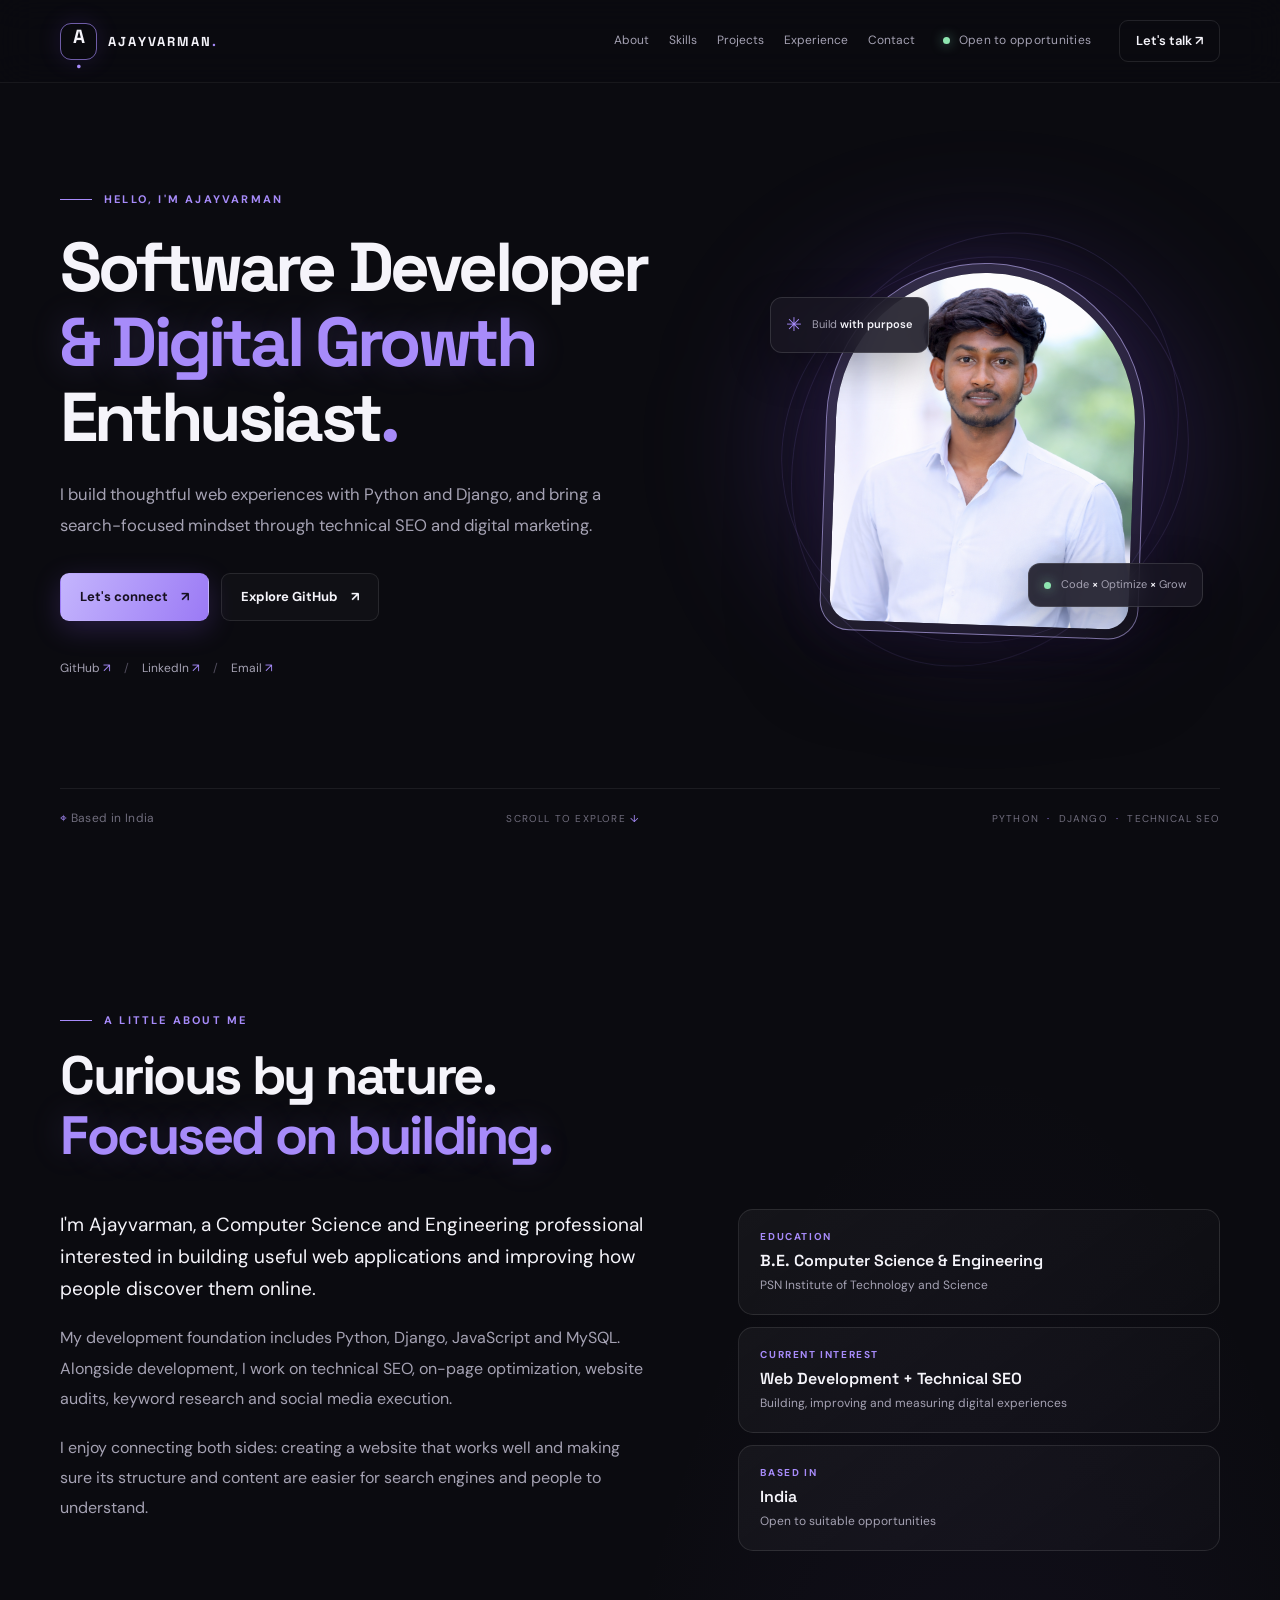
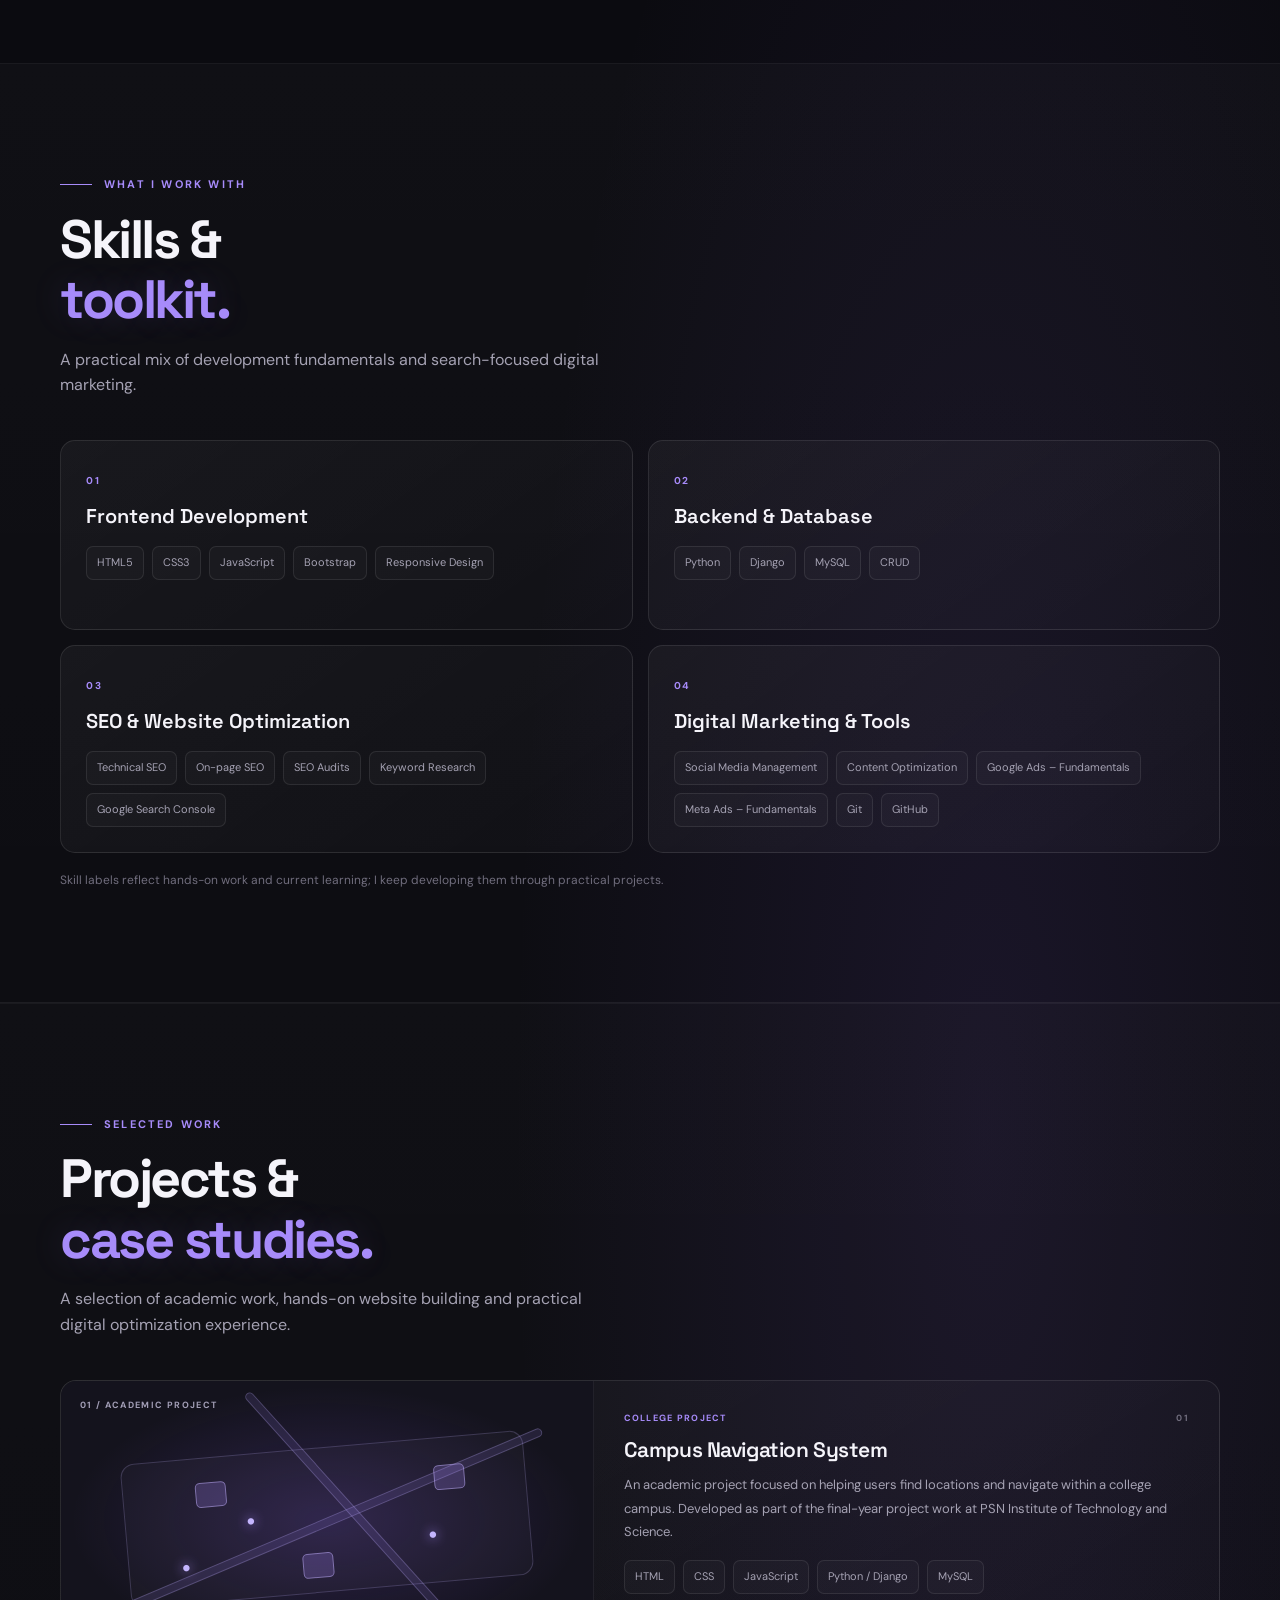
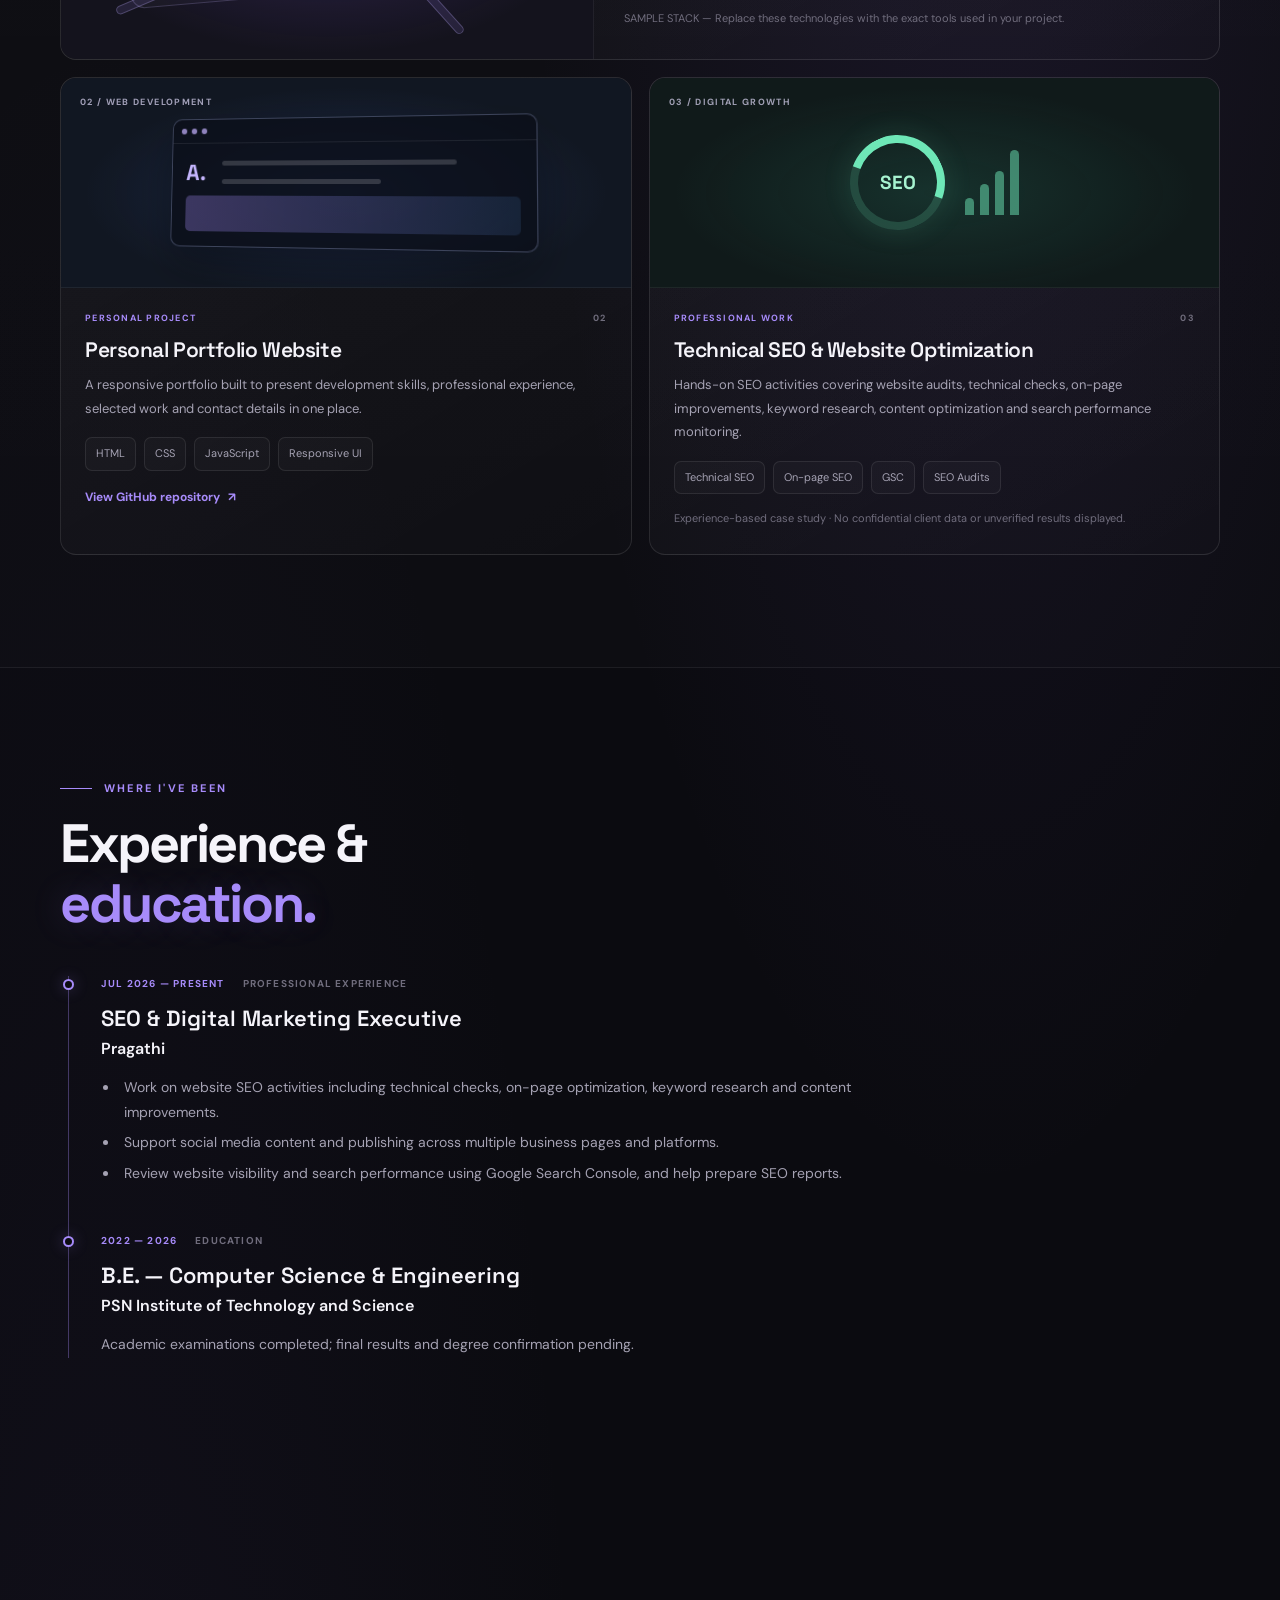
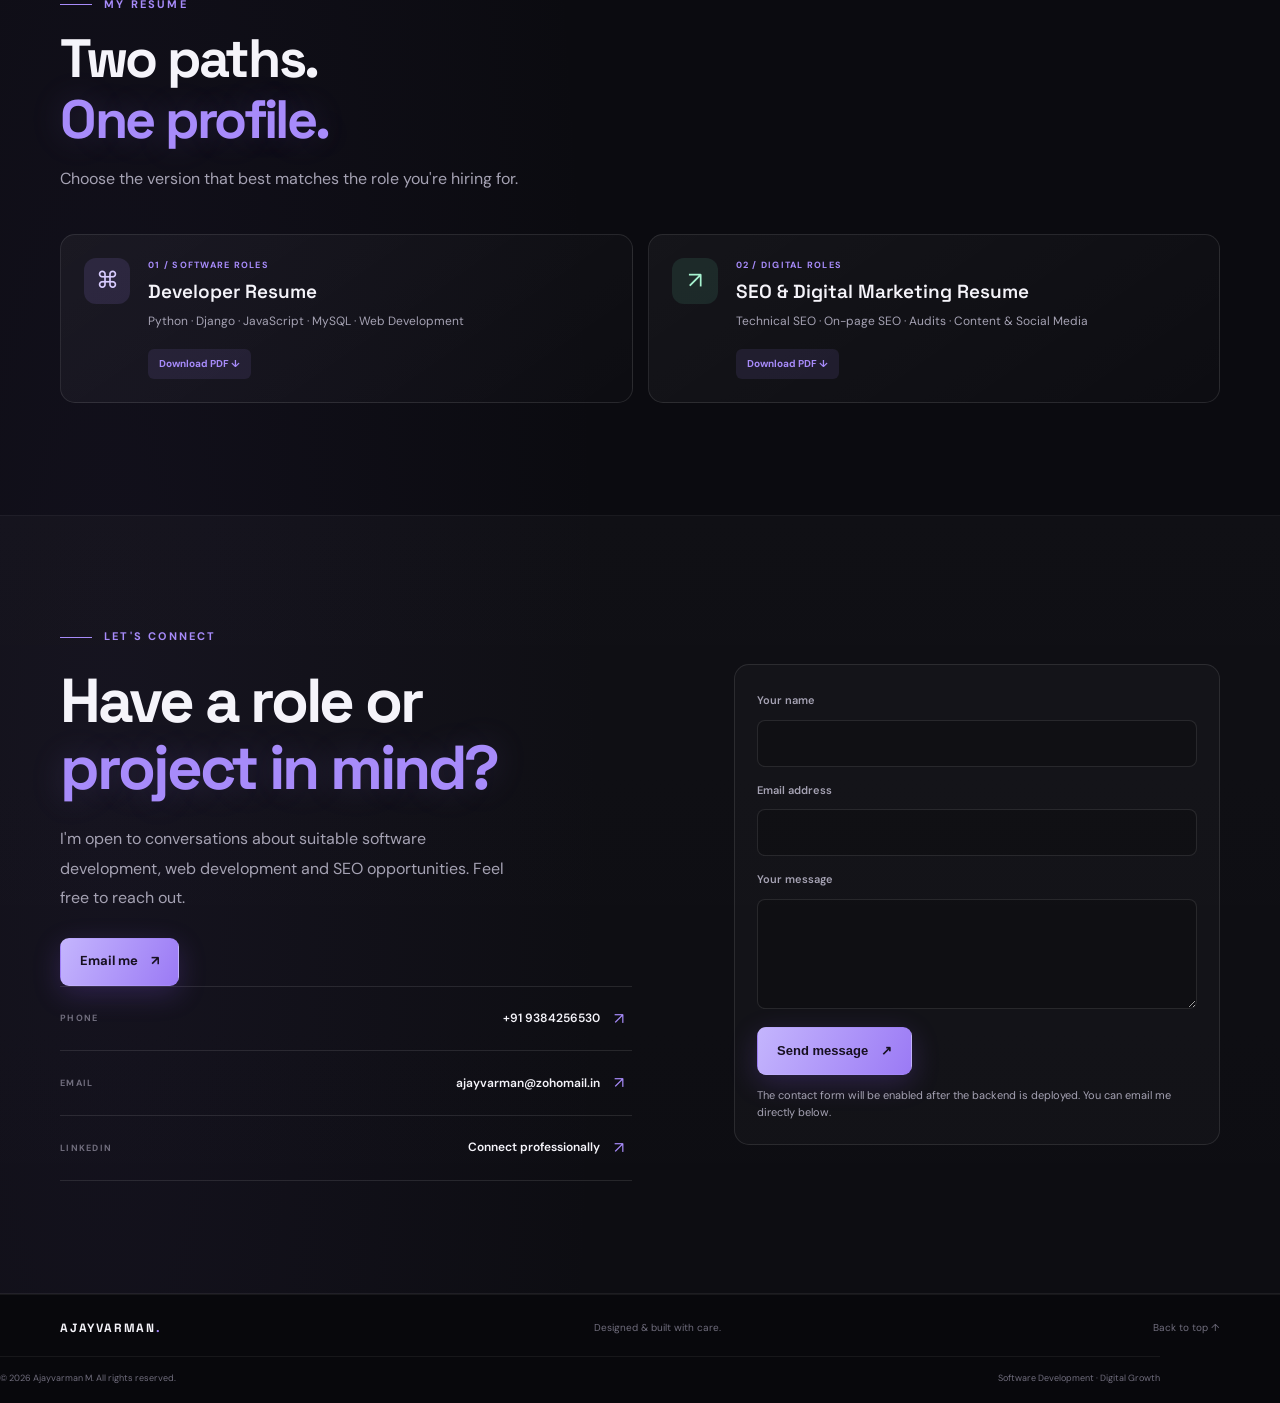
<file: index.html>
<!doctype html>
<html lang="en">
<head>
  <meta charset="utf-8">
  <meta name="viewport" content="width=device-width, initial-scale=1">
  <meta name="theme-color" content="#0b0b10">
  <link rel="canonical" href="https://ajayvarmanm.github.io/Portfolio/">
  <meta property="og:url" content="https://ajayvarmanm.github.io/Portfolio/">
  <meta name="robots" content="index, follow, max-image-preview:large">
  <meta name="author" content="Ajayvarman M">
  <meta property="og:locale" content="en_IN">
  <meta name="twitter:card" content="summary_large_image">
  <meta name="twitter:title" content="Ajayvarman M | Software Developer & Digital Growth Enthusiast">
  <meta name="twitter:description" content="Python, Django, web development and technical SEO.">
  <meta name="twitter:image" content="https://ajayvarmanm.github.io/Portfolio/Ajayvarman.png">
  <meta name="description" content="Ajayvarman M is a software developer and digital growth enthusiast working with Python, Django, web technologies and technical SEO.">
  <meta property="og:type" content="website">
  <meta property="og:title" content="Ajayvarman M | Software Developer & Digital Growth Enthusiast">
  <meta property="og:description" content="I build useful web experiences and help make them easier to discover.">
  <meta property="og:image" content="https://ajayvarmanm.github.io/Portfolio/Ajayvarman.png">
  <title>Ajayvarman M | Software Developer & Digital Growth Enthusiast</title>
  <link rel="preconnect" href="https://fonts.googleapis.com">
  <link rel="preconnect" href="https://fonts.gstatic.com" crossorigin>
  <link href="https://fonts.googleapis.com/css2?family=DM+Sans:wght@400;500;600;700&family=Space+Grotesk:wght@400;500;600;700&display=swap" rel="stylesheet">
  <link rel="sitemap" type="application/xml" href="sitemap.xml">
  <link rel="stylesheet" href="assets/css/style.css">
  <script type="application/ld+json">
  {
    "@context": "https://schema.org",
    "@type": "Person",
    "name": "Ajayvarman M",
    "url": "https://ajayvarmanm.github.io/Portfolio/",
    "image": "https://ajayvarmanm.github.io/Portfolio/Ajayvarman.png",
    "jobTitle": "Software Developer and Digital Growth Enthusiast",
    "sameAs": ["https://github.com/ajayvarmanm", "https://www.linkedin.com/in/ajayvarman-m/"],
    "knowsAbout": ["Python", "Django", "JavaScript", "MySQL", "Technical SEO", "On-page SEO"]
  }
  </script>
  <script src="assets/js/main.js" defer></script>
</head>
<body>
  <a class="skip-link" href="#main">Skip to content</a>

  <header class="site-header">
    <nav class="nav container" aria-label="Main navigation">
      <a class="brand" href="#home" aria-label="Ajayvarman home">
        <span class="brand-mark">A<span>.</span></span>
        <span class="brand-name">AJAYVARMAN<span class="brand-dot">.</span></span>
      </a>

      <div class="nav-right">
        <div class="nav-links" aria-label="Page sections">
          <a href="#about">About</a>
          <a href="#skills">Skills</a>
          <a href="#projects">Projects</a>
          <a href="#experience">Experience</a>
          <a href="#contact">Contact</a>
        </div>
        <span class="availability"><span class="availability-dot"></span> Open to opportunities</span>
        <a class="nav-contact" href="mailto:ajayvarman@zohomail.in">Let's talk <span aria-hidden="true">↗</span></a>
      </div>
    </nav>
  </header>

  <main id="main">
    <section class="hero container" id="home" aria-labelledby="hero-title">
      <div class="hero-copy">
        <p class="eyebrow"><span class="eyebrow-line"></span> HELLO, I'M AJAYVARMAN</p>

        <h1 id="hero-title">
          Software Developer
          <span class="headline-accent">&amp; Digital Growth</span>
          Enthusiast<span class="headline-period">.</span>
        </h1>

        <p class="hero-description">
          I build thoughtful web experiences with Python and Django, and bring a search-focused mindset through technical SEO and digital marketing.
        </p>

        <div class="hero-actions">
          <a class="button button-primary" href="mailto:ajayvarman@zohomail.in?subject=Let's%20connect">
            Let's connect <span aria-hidden="true">↗</span>
          </a>
          <a class="button button-secondary" href="https://github.com/ajayvarmanm" target="_blank" rel="noopener noreferrer">
            Explore GitHub <span aria-hidden="true">↗</span>
          </a>
        </div>

        <div class="hero-socials" aria-label="Social profiles">
          <a href="https://github.com/ajayvarmanm" target="_blank" rel="noopener noreferrer">GitHub <span aria-hidden="true">↗</span></a>
          <span class="social-separator" aria-hidden="true">/</span>
          <a href="https://www.linkedin.com/in/ajayvarman-m/" target="_blank" rel="noopener noreferrer">LinkedIn <span aria-hidden="true">↗</span></a>
          <span class="social-separator" aria-hidden="true">/</span>
          <a href="mailto:ajayvarman@zohomail.in">Email <span aria-hidden="true">↗</span></a>
        </div>
      </div>

      <div class="hero-visual" aria-label="Portrait of Ajayvarman M">
        <div class="portrait-glow" aria-hidden="true"></div>
        <div class="portrait-frame">
          <img src="Ajayvarman.png" alt="Ajayvarman M" fetchpriority="high">
        </div>
        <div class="floating-card floating-card-top">
          <span class="floating-icon">✳</span>
          <span>Build <strong>with purpose</strong></span>
        </div>
        <div class="floating-card floating-card-bottom">
          <span class="status-pulse"></span>
          <span>Code <strong>×</strong> Optimize <strong>×</strong> Grow</span>
        </div>
        <span class="visual-orbit orbit-one" aria-hidden="true"></span>
        <span class="visual-orbit orbit-two" aria-hidden="true"></span>
      </div>

      <div class="hero-bottom">
        <p class="hero-location"><span aria-hidden="true">⌖</span> Based in India</p>
        <p class="hero-scroll">SCROLL TO EXPLORE <span aria-hidden="true">↓</span></p>
        <p class="hero-focus">PYTHON <span>·</span> DJANGO <span>·</span> TECHNICAL SEO</p>
      </div>
    </section>

    <section class="content-section container" id="about" aria-labelledby="about-title">
      <div class="section-heading">
        <p class="eyebrow"><span class="eyebrow-line"></span> A LITTLE ABOUT ME</p>
        <h2 id="about-title">Curious by nature.<br><span class="headline-accent">Focused on building.</span></h2>
      </div>
      <div class="about-grid">
        <div class="about-copy">
          <p class="section-lead">I'm Ajayvarman, a Computer Science and Engineering professional interested in building useful web applications and improving how people discover them online.</p>
          <p>My development foundation includes Python, Django, JavaScript and MySQL. Alongside development, I work on technical SEO, on-page optimization, website audits, keyword research and social media execution.</p>
          <p>I enjoy connecting both sides: creating a website that works well and making sure its structure and content are easier for search engines and people to understand.</p>
        </div>
        <div class="about-facts">
          <div class="fact-card"><span class="fact-label">EDUCATION</span><strong>B.E. Computer Science &amp; Engineering</strong><small>PSN Institute of Technology and Science</small></div>
          <div class="fact-card"><span class="fact-label">CURRENT INTEREST</span><strong>Web Development + Technical SEO</strong><small>Building, improving and measuring digital experiences</small></div>
          <div class="fact-card"><span class="fact-label">BASED IN</span><strong>India</strong><small>Open to suitable opportunities</small></div>
        </div>
      </div>
    </section>

    <section class="content-section section-alt" id="skills" aria-labelledby="skills-title">
      <div class="container">
        <div class="section-heading">
          <p class="eyebrow"><span class="eyebrow-line"></span> WHAT I WORK WITH</p>
          <h2 id="skills-title">Skills &amp; <span class="headline-accent">toolkit.</span></h2>
          <p class="section-intro">A practical mix of development fundamentals and search-focused digital marketing.</p>
        </div>
        <div class="skills-grid">
          <article class="skill-card">
            <span class="skill-index">01</span><h3>Frontend Development</h3>
            <div class="skill-tags"><span>HTML5</span><span>CSS3</span><span>JavaScript</span><span>Bootstrap</span><span>Responsive Design</span></div>
          </article>
          <article class="skill-card">
            <span class="skill-index">02</span><h3>Backend &amp; Database</h3>
            <div class="skill-tags"><span>Python</span><span>Django</span><span>MySQL</span><span>CRUD</span></div>
          </article>
          <article class="skill-card">
            <span class="skill-index">03</span><h3>SEO &amp; Website Optimization</h3>
            <div class="skill-tags"><span>Technical SEO</span><span>On-page SEO</span><span>SEO Audits</span><span>Keyword Research</span><span>Google Search Console</span></div>
          </article>
          <article class="skill-card">
            <span class="skill-index">04</span><h3>Digital Marketing &amp; Tools</h3>
            <div class="skill-tags"><span>Social Media Management</span><span>Content Optimization</span><span>Google Ads – Fundamentals</span><span>Meta Ads – Fundamentals</span><span>Git</span><span>GitHub</span></div>
          </article>
        </div>
        <p class="skills-note">Skill labels reflect hands-on work and current learning; I keep developing them through practical projects.</p>
      </div>
    </section>


    <section class="content-section section-alt" id="projects" aria-labelledby="projects-title">
      <div class="container">
        <div class="section-heading">
          <p class="eyebrow"><span class="eyebrow-line"></span> SELECTED WORK</p>
          <h2 id="projects-title">Projects &amp; <span class="headline-accent">case studies.</span></h2>
          <p class="section-intro">A selection of academic work, hands-on website building and practical digital optimization experience.</p>
        </div>
        <div class="projects-grid">
          <article class="project-card project-featured">
            <div class="project-visual project-visual-campus" aria-hidden="true">
              <span class="project-visual-label">01 / ACADEMIC PROJECT</span>
              <div class="campus-map-art">
                <span class="map-road road-one"></span><span class="map-road road-two"></span>
                <span class="map-pin pin-one">●</span><span class="map-pin pin-two">●</span><span class="map-pin pin-three">●</span>
                <span class="map-building building-one"></span><span class="map-building building-two"></span><span class="map-building building-three"></span>
              </div>
            </div>
            <div class="project-body">
              <div class="project-meta"><span>COLLEGE PROJECT</span><span>01</span></div>
              <h3>Campus Navigation System</h3>
              <p>An academic project focused on helping users find locations and navigate within a college campus. Developed as part of the final-year project work at PSN Institute of Technology and Science.</p>
              <div class="skill-tags"><span>HTML</span><span>CSS</span><span>JavaScript</span><span>Python / Django</span><span>MySQL</span></div>
              <p class="project-footnote">SAMPLE STACK — Replace these technologies with the exact tools used in your project.</p>
            </div>
          </article>

          <article class="project-card">
            <div class="project-visual project-visual-web" aria-hidden="true">
              <span class="project-visual-label">02 / WEB DEVELOPMENT</span>
              <div class="browser-art"><div class="browser-top"><i></i><i></i><i></i></div><div class="browser-content"><b>A.</b><span></span><span></span><div class="browser-block"></div></div></div>
            </div>
            <div class="project-body">
              <div class="project-meta"><span>PERSONAL PROJECT</span><span>02</span></div>
              <h3>Personal Portfolio Website</h3>
              <p>A responsive portfolio built to present development skills, professional experience, selected work and contact details in one place.</p>
              <div class="skill-tags"><span>HTML</span><span>CSS</span><span>JavaScript</span><span>Responsive UI</span></div>
              <a class="project-link" href="https://github.com/ajayvarmanm/Portfolio" target="_blank" rel="noopener noreferrer">View GitHub repository <span aria-hidden="true">↗</span></a>
            </div>
          </article>

          <article class="project-card">
            <div class="project-visual project-visual-seo" aria-hidden="true">
              <span class="project-visual-label">03 / DIGITAL GROWTH</span>
              <div class="seo-art"><div class="seo-ring"><span>SEO</span></div><div class="seo-bars"><i></i><i></i><i></i><i></i></div></div>
            </div>
            <div class="project-body">
              <div class="project-meta"><span>PROFESSIONAL WORK</span><span>03</span></div>
              <h3>Technical SEO &amp; Website Optimization</h3>
              <p>Hands-on SEO activities covering website audits, technical checks, on-page improvements, keyword research, content optimization and search performance monitoring.</p>
              <div class="skill-tags"><span>Technical SEO</span><span>On-page SEO</span><span>GSC</span><span>SEO Audits</span></div>
              <p class="project-footnote">Experience-based case study · No confidential client data or unverified results displayed.</p>
            </div>
          </article>
        </div>
      </div>
    </section>

    <section class="content-section container" id="experience" aria-labelledby="experience-title">
      <div class="section-heading">
        <p class="eyebrow"><span class="eyebrow-line"></span> WHERE I'VE BEEN</p>
        <h2 id="experience-title">Experience &amp; <span class="headline-accent">education.</span></h2>
      </div>
      <div class="timeline">
        <article class="timeline-item">
          <div class="timeline-marker" aria-hidden="true"></div>
          <div class="timeline-content">
            <div class="timeline-meta"><span>JUL 2026 — PRESENT</span><span class="timeline-type">PROFESSIONAL EXPERIENCE</span></div>
            <h3>SEO &amp; Digital Marketing Executive</h3>
            <p class="timeline-company">Pragathi</p>
            <ul>
              <li>Work on website SEO activities including technical checks, on-page optimization, keyword research and content improvements.</li>
              <li>Support social media content and publishing across multiple business pages and platforms.</li>
              <li>Review website visibility and search performance using Google Search Console, and help prepare SEO reports.</li>
            </ul>
          </div>
        </article>
        <article class="timeline-item">
          <div class="timeline-marker" aria-hidden="true"></div>
          <div class="timeline-content">
            <div class="timeline-meta"><span>2022 — 2026</span><span class="timeline-type">EDUCATION</span></div>
            <h3>B.E. — Computer Science &amp; Engineering</h3>
            <p class="timeline-company">PSN Institute of Technology and Science</p>
            <p>Academic examinations completed; final results and degree confirmation pending.</p>
          </div>
        </article>
      </div>
    </section>

    <section class="content-section container" id="resume" aria-labelledby="resume-title">
      <div class="section-heading">
        <p class="eyebrow"><span class="eyebrow-line"></span> MY RESUME</p>
        <h2 id="resume-title">Two paths. <span class="headline-accent">One profile.</span></h2>
        <p class="section-intro">Choose the version that best matches the role you're hiring for.</p>
      </div>
      <div class="resume-grid">
        <article class="resume-card">
          <span class="resume-icon" aria-hidden="true">⌘</span>
          <div><p class="resume-kicker">01 / SOFTWARE ROLES</p><h3>Developer Resume</h3><p>Python · Django · JavaScript · MySQL · Web Development</p></div>
          <a class="resume-download" href="AJAYVARMAN.M%20FULL%20STACK%20DEVELOPER.pdf" download>Download PDF <span aria-hidden="true">↓</span></a>
        </article>
        <article class="resume-card">
          <span class="resume-icon resume-icon-seo" aria-hidden="true">↗</span>
          <div><p class="resume-kicker">02 / DIGITAL ROLES</p><h3>SEO &amp; Digital Marketing Resume</h3><p>Technical SEO · On-page SEO · Audits · Content &amp; Social Media</p></div>
          <a class="resume-download" href="Ajayvarman_M_Digital_Marketing_Resume.pdf" download>Download PDF <span aria-hidden="true">↓</span></a>
        </article>
      </div>
    </section>

    <section class="content-section section-alt" id="contact" aria-labelledby="contact-title">
      <div class="container contact-layout">
        <div class="contact-copy">
          <p class="eyebrow"><span class="eyebrow-line"></span> LET'S CONNECT</p>
          <h2 id="contact-title">Have a role or<br><span class="headline-accent">project in mind?</span></h2>
          <p>I'm open to conversations about suitable software development, web development and SEO opportunities. Feel free to reach out.</p>
          <a class="button button-primary contact-email" href="mailto:ajayvarman@zohomail.in?subject=Portfolio%20Enquiry">Email me <span aria-hidden="true">↗</span></a>
          <div class="contact-details" aria-label="Contact information">
            <a class="contact-row" href="tel:+919384256530"><span class="contact-label">PHONE</span><strong>+91 9384256530</strong><span aria-hidden="true">↗</span></a>
            <a class="contact-row" href="mailto:ajayvarman@zohomail.in"><span class="contact-label">EMAIL</span><strong>ajayvarman@zohomail.in</strong><span aria-hidden="true">↗</span></a>
            <a class="contact-row" href="https://www.linkedin.com/in/ajayvarman-m/" target="_blank" rel="noopener noreferrer"><span class="contact-label">LINKEDIN</span><strong>Connect professionally</strong><span aria-hidden="true">↗</span></a>
          </div>
        </div>
        <form class="contact-form" id="contact-form">
          <label for="contact-name">Your name</label>
          <input id="contact-name" name="name" type="text" autocomplete="name" maxlength="100" required>
          <label for="contact-email">Email address</label>
          <input id="contact-email" name="email" type="email" autocomplete="email" maxlength="254" required>
          <label for="contact-message">Your message</label>
          <textarea id="contact-message" name="message" rows="4" maxlength="3000" required></textarea>
          <div class="form-trap" aria-hidden="true"><label for="contact-website">Leave this field empty</label><input id="contact-website" name="website" type="text" tabindex="-1" autocomplete="off"></div>
          <button class="button button-primary" type="submit">Send message <span aria-hidden="true">↗</span></button>
          <p class="form-status" id="contact-status" role="status" aria-live="polite">The contact form will be enabled after the backend is deployed. You can email me directly below.</p>
        </form>
      </div>
    </section>

  </main>
  <footer class="site-footer">
    <div class="container footer-inner"><a class="footer-brand" href="#home">AJAYVARMAN<span>.</span></a><p>Designed &amp; built with care.</p><a href="#home">Back to top ↑</a></div>
    <div class="container footer-bottom"><span>© <span id="current-year">2026</span> Ajayvarman M. All rights reserved.</span><span>Software Development · Digital Growth</span></div>
  </footer>
</body>
</html>
</file>
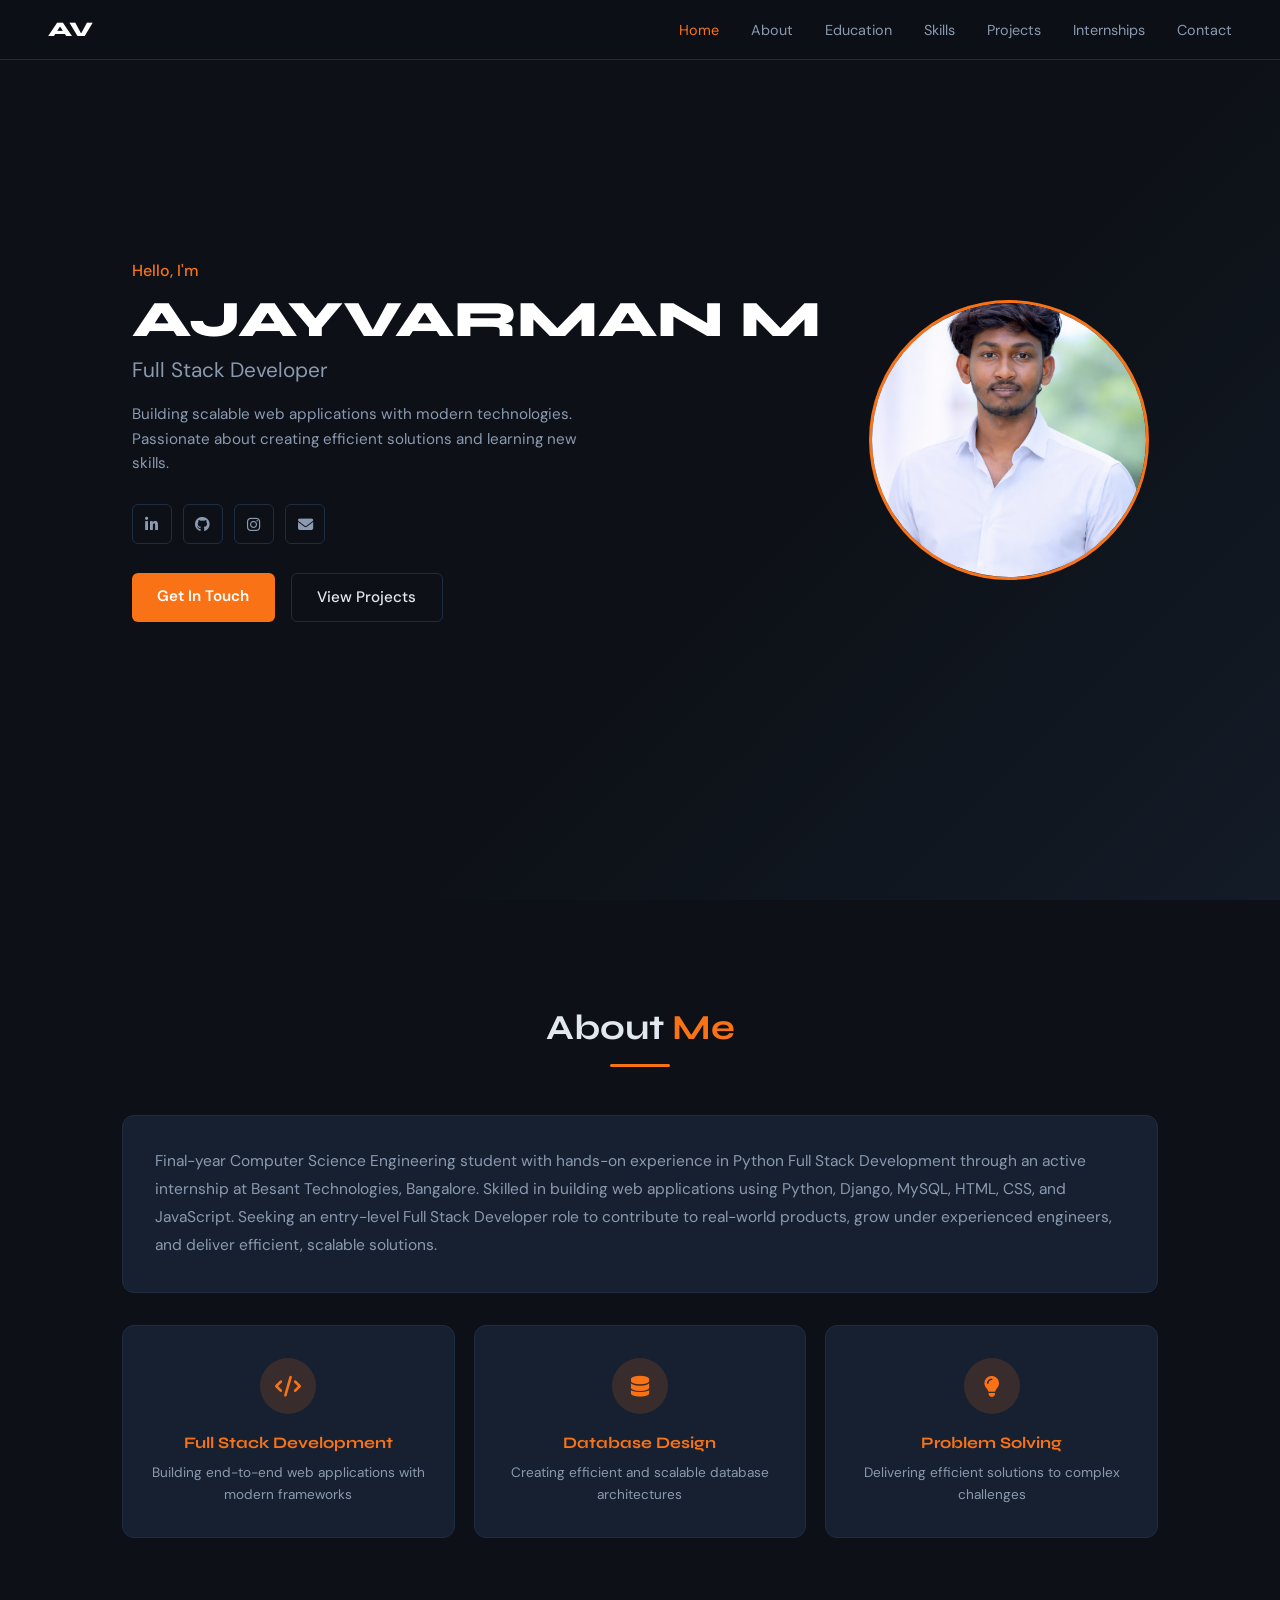
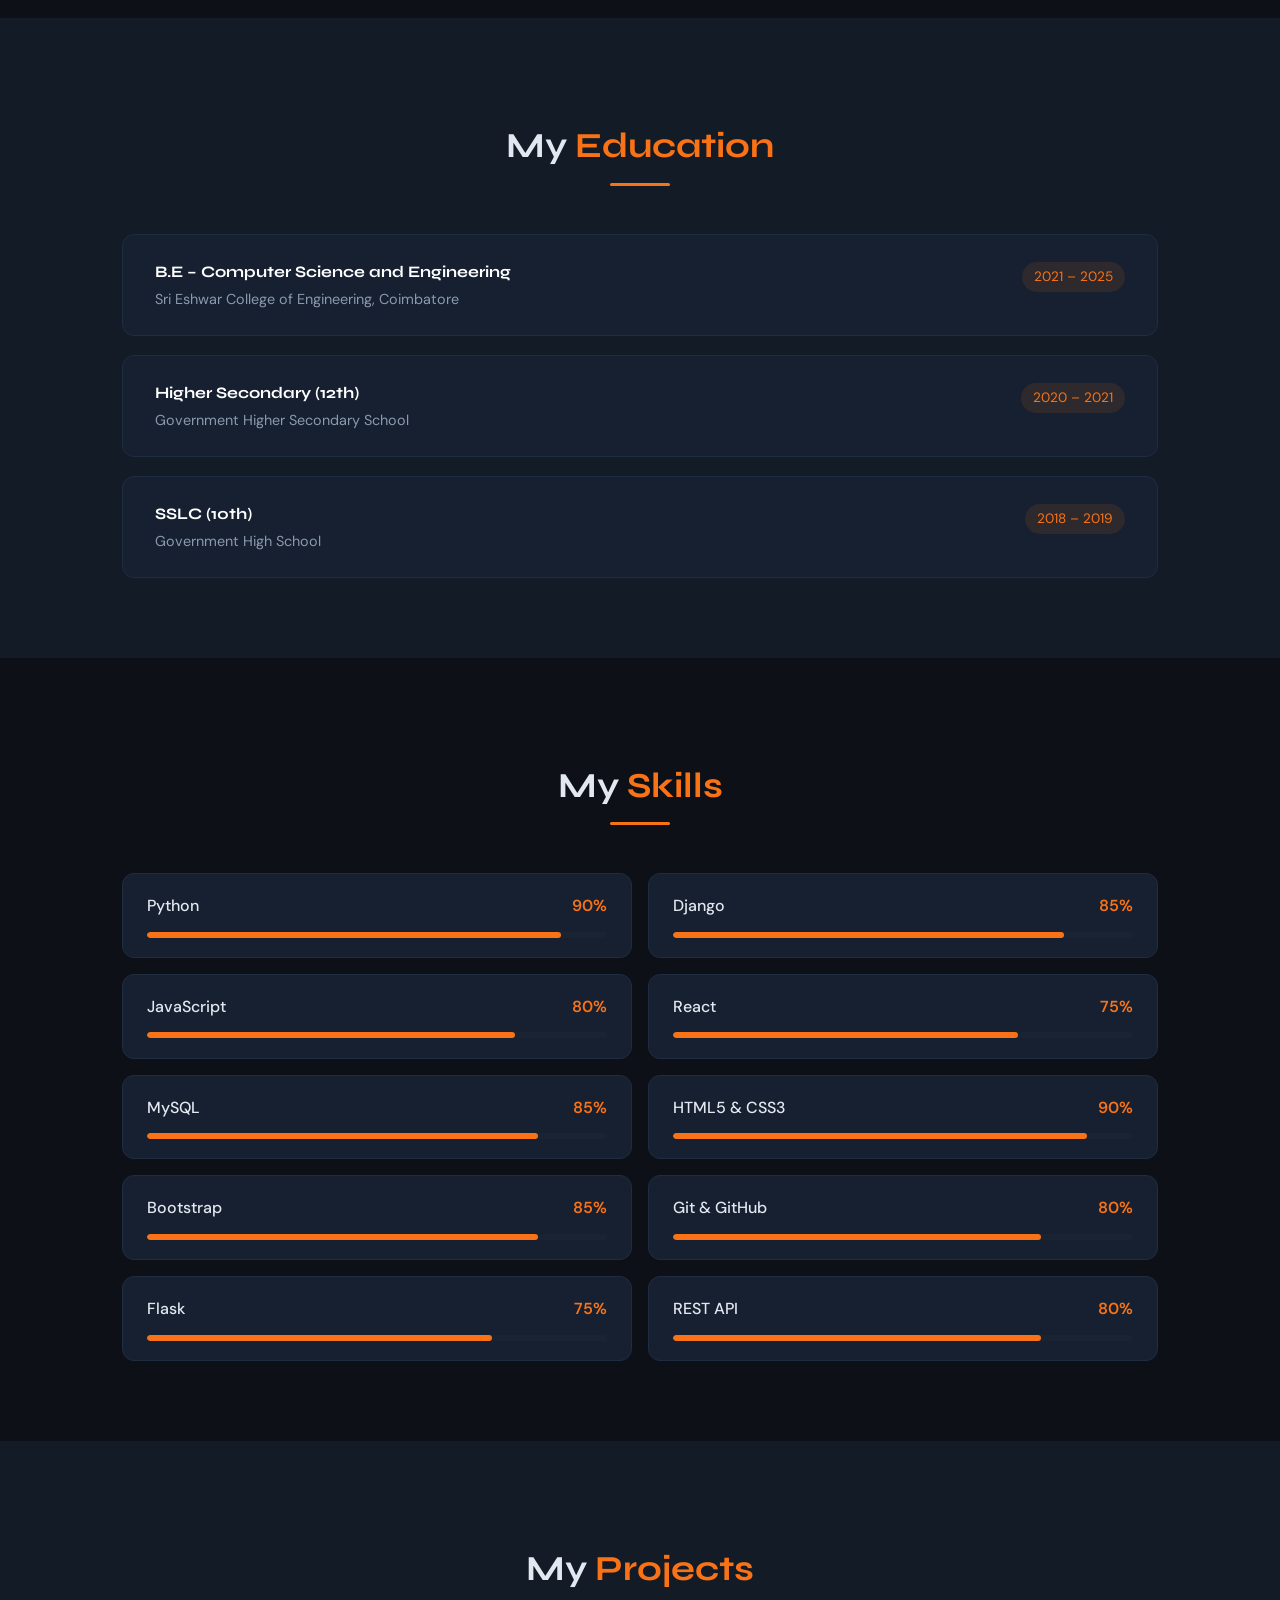
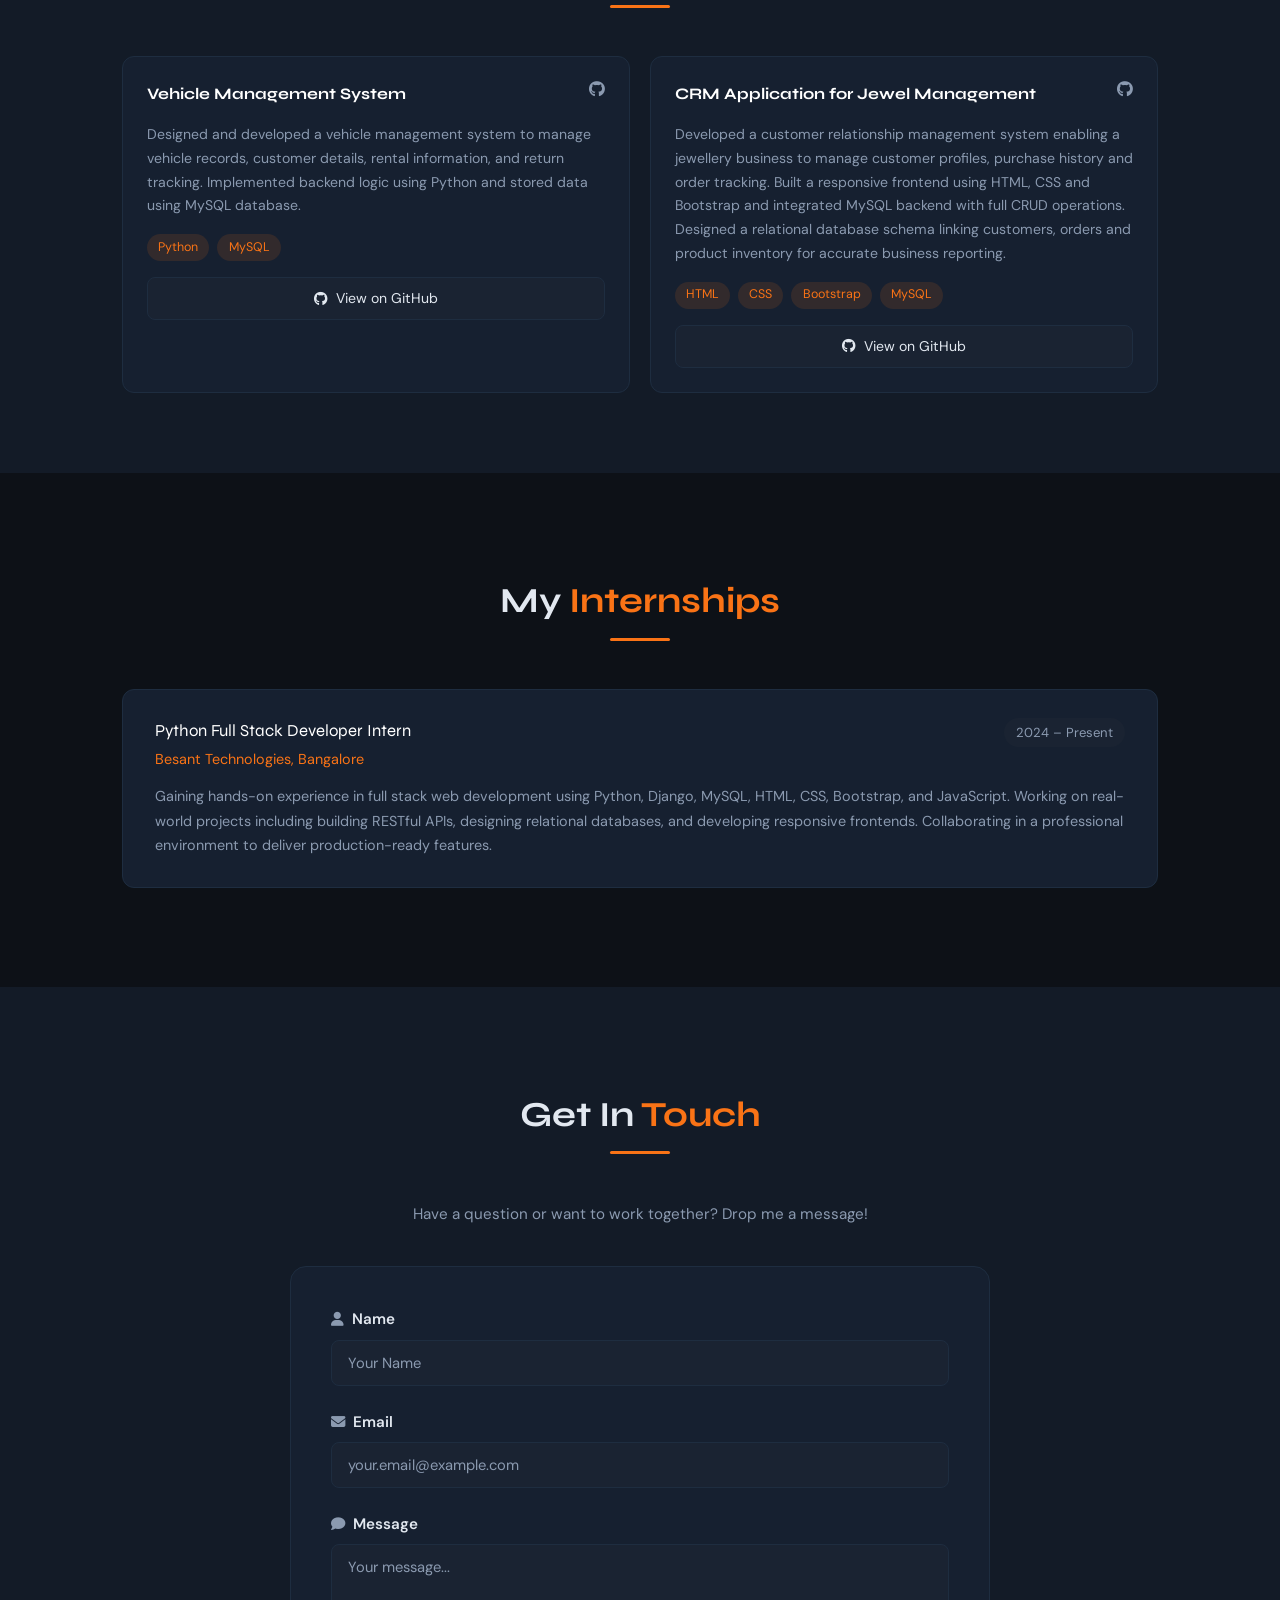
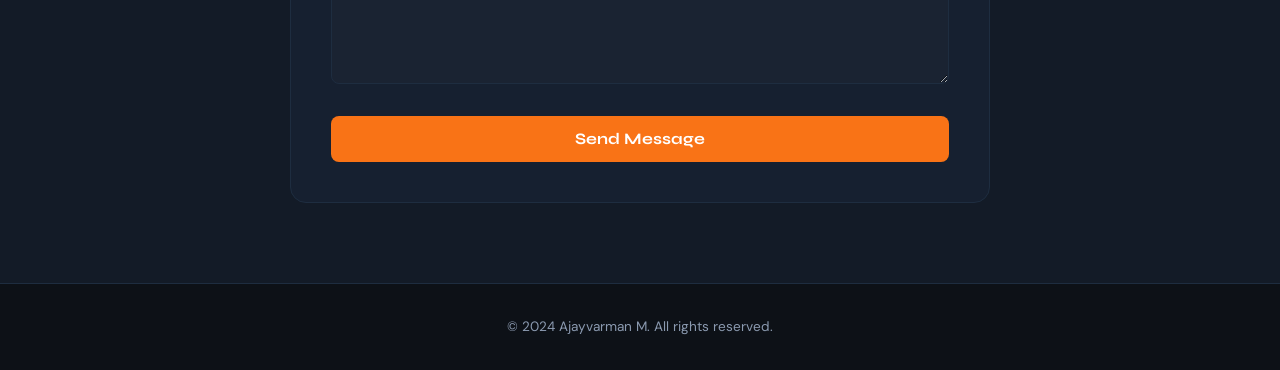
<file: portfolio.html>
<!DOCTYPE html>
<html lang="en">
<head>
  <meta charset="UTF-8" />
  <meta name="viewport" content="width=device-width, initial-scale=1.0"/>
  <title>Ajayvarman M – Full Stack Developer</title>
  <link href="https://fonts.googleapis.com/css2?family=Syne:wght@400;600;700;800&family=DM+Sans:wght@300;400;500&display=swap" rel="stylesheet"/>
  <link rel="stylesheet" href="https://cdnjs.cloudflare.com/ajax/libs/font-awesome/6.5.0/css/all.min.css"/>
  <style>
    *, *::before, *::after { box-sizing: border-box; margin: 0; padding: 0; }

    :root {
      --bg:        #0d1117;
      --bg2:       #131b27;
      --bg3:       #1a2332;
      --card:      #162030;
      --border:    #1e2d40;
      --orange:    #f97316;
      --orange2:   #ea6700;
      --text:      #e2e8f0;
      --muted:     #8b9ab0;
      --white:     #ffffff;
    }

    html { scroll-behavior: smooth; }

    body {
      font-family: 'DM Sans', sans-serif;
      background: var(--bg);
      color: var(--text);
      line-height: 1.6;
    }

    /* ── NAV ── */
    nav {
      position: fixed; top: 0; left: 0; right: 0; z-index: 100;
      display: flex; align-items: center; justify-content: space-between;
      padding: 0 3rem;
      height: 60px;
      background: rgba(13,17,23,0.92);
      backdrop-filter: blur(12px);
      border-bottom: 1px solid var(--border);
    }
    .nav-logo {
      font-family: 'Syne', sans-serif;
      font-weight: 800; font-size: 1.3rem;
      color: var(--white);
    }
    .nav-links { display: flex; gap: 2rem; list-style: none; }
    .nav-links a {
      color: var(--muted); font-size: 0.9rem; text-decoration: none;
      transition: color .2s;
    }
    .nav-links a:hover { color: var(--white); }

    /* ── SECTIONS ── */
    section { padding: 100px 0 80px; }
    .container { max-width: 1100px; margin: 0 auto; padding: 0 2rem; }

    .section-title {
      font-family: 'Syne', sans-serif;
      font-size: 2.2rem; font-weight: 700;
      text-align: center; margin-bottom: 0.4rem;
    }
    .section-title span { color: var(--orange); }
    .title-line {
      width: 60px; height: 3px; background: var(--orange);
      margin: 0.5rem auto 3rem;
      border-radius: 2px;
    }

    /* ── HOME ── */
    #home {
      min-height: 100vh;
      display: flex; align-items: center;
      background: linear-gradient(135deg, #0d1117 60%, #131b27);
      padding-top: 60px;
    }
    .home-inner {
      display: flex; align-items: center;
      justify-content: space-between; gap: 3rem;
      width: 100%;
    }
    .home-text { flex: 1; }
    .home-greeting {
      color: var(--orange);
      font-size: 1rem; font-weight: 500;
      margin-bottom: 0.5rem;
    }
    .home-name {
      font-family: 'Syne', sans-serif;
      font-size: clamp(2rem, 5vw, 3.2rem);
      font-weight: 800; color: var(--white);
      line-height: 1.1; margin-bottom: 0.3rem;
    }
    .home-role {
      font-size: 1.3rem; color: var(--muted);
      margin-bottom: 1rem;
    }
    .home-desc {
      font-size: 0.95rem; color: var(--muted);
      max-width: 480px; margin-bottom: 1.8rem;
    }
    .home-socials { display: flex; gap: 0.7rem; margin-bottom: 1.8rem; }
    .social-btn {
      width: 40px; height: 40px;
      border: 1px solid var(--border);
      border-radius: 6px;
      display: flex; align-items: center; justify-content: center;
      color: var(--muted); text-decoration: none;
      transition: border-color .2s, color .2s;
      font-size: 0.95rem;
    }
    .social-btn:hover { border-color: var(--orange); color: var(--orange); }
    .home-btns { display: flex; gap: 1rem; }
    .btn-primary {
      background: var(--orange); color: #fff;
      padding: 0.7rem 1.6rem; border-radius: 6px;
      font-weight: 600; font-size: 0.95rem;
      text-decoration: none; border: none; cursor: pointer;
      transition: background .2s;
    }
    .btn-primary:hover { background: var(--orange2); }
    .btn-outline {
      background: transparent; color: var(--text);
      padding: 0.7rem 1.6rem; border-radius: 6px;
      font-weight: 500; font-size: 0.95rem;
      text-decoration: none; border: 1px solid var(--border);
      transition: border-color .2s, color .2s;
    }
    .btn-outline:hover { border-color: var(--orange); color: var(--orange); }

    .home-photo {
      flex-shrink: 0;
      width: 280px; height: 280px;
      border-radius: 50%;
      border: 3px solid var(--orange);
      overflow: hidden;
      background: var(--bg3);
      display: flex; align-items: center; justify-content: center;
    }
    .home-photo img { width: 100%; height: 100%; object-fit: cover; }

    /* ── ABOUT ── */
    #about { background: var(--bg); }
    .about-bio {
      background: var(--card);
      border: 1px solid var(--border);
      border-radius: 12px;
      padding: 2rem; margin-bottom: 2rem;
      font-size: 0.97rem; color: var(--muted);
      line-height: 1.8;
    }
    .about-cards { display: grid; grid-template-columns: repeat(3,1fr); gap: 1.2rem; }
    .about-card {
      background: var(--card); border: 1px solid var(--border);
      border-radius: 12px; padding: 2rem 1.5rem;
      text-align: center;
    }
    .about-icon {
      width: 56px; height: 56px; border-radius: 50%;
      background: rgba(249,115,22,.15);
      display: flex; align-items: center; justify-content: center;
      margin: 0 auto 1rem;
      font-size: 1.3rem; color: var(--orange);
    }
    .about-card h3 {
      font-family: 'Syne', sans-serif;
      color: var(--orange); font-size: 1rem;
      margin-bottom: 0.4rem;
    }
    .about-card p { font-size: 0.85rem; color: var(--muted); }

    /* ── EDUCATION ── */
    #education { background: var(--bg2); }
    .edu-list { display: flex; flex-direction: column; gap: 1.2rem; }
    .edu-card {
      background: var(--card); border: 1px solid var(--border);
      border-radius: 12px; padding: 1.5rem 2rem;
      display: flex; justify-content: space-between; align-items: flex-start;
    }
    .edu-card h3 {
      font-family: 'Syne', sans-serif;
      color: var(--white); font-size: 1rem; margin-bottom: 0.2rem;
    }
    .edu-card .school { color: var(--muted); font-size: 0.9rem; }
    .edu-year {
      color: var(--orange); font-size: 0.85rem;
      background: rgba(249,115,22,.1);
      padding: 0.25rem 0.75rem; border-radius: 20px;
      white-space: nowrap; margin-top: 0.2rem;
    }

    /* ── SKILLS ── */
    #skills { background: var(--bg); }
    .skills-grid { display: grid; grid-template-columns: 1fr 1fr; gap: 1rem; }
    .skill-card {
      background: var(--card); border: 1px solid var(--border);
      border-radius: 12px; padding: 1.2rem 1.5rem;
    }
    .skill-top {
      display: flex; justify-content: space-between;
      margin-bottom: 0.8rem;
    }
    .skill-name { font-weight: 500; color: var(--text); }
    .skill-pct { color: var(--orange); font-weight: 600; }
    .skill-bar-bg {
      height: 6px; background: var(--bg3);
      border-radius: 3px; overflow: hidden;
    }
    .skill-bar-fill {
      height: 100%; background: var(--orange);
      border-radius: 3px;
      transition: width 1s ease;
    }

    /* ── PROJECTS ── */
    #projects { background: var(--bg2); }
    .projects-grid { display: grid; grid-template-columns: 1fr 1fr; gap: 1.2rem; }
    .project-card {
      background: var(--card); border: 1px solid var(--border);
      border-radius: 12px; padding: 1.5rem;
      display: flex; flex-direction: column; gap: 1rem;
    }
    .project-header {
      display: flex; justify-content: space-between; align-items: flex-start;
    }
    .project-title {
      font-family: 'Syne', sans-serif;
      font-size: 1rem; color: var(--white);
    }
    .project-icon { color: var(--muted); font-size: 1rem; }
    .project-desc { font-size: 0.88rem; color: var(--muted); line-height: 1.7; }
    .project-tags { display: flex; gap: 0.5rem; flex-wrap: wrap; }
    .tag {
      background: rgba(249,115,22,.12);
      color: var(--orange); font-size: 0.78rem;
      padding: 0.2rem 0.7rem; border-radius: 20px;
    }
    .btn-github {
      display: flex; align-items: center; justify-content: center; gap: 0.5rem;
      background: var(--bg3); border: 1px solid var(--border);
      color: var(--text); font-size: 0.88rem;
      padding: 0.6rem; border-radius: 8px;
      text-decoration: none; transition: border-color .2s, color .2s;
    }
    .btn-github:hover { border-color: var(--orange); color: var(--orange); }

    /* ── INTERNSHIPS ── */
    #internships { background: var(--bg); }
    .intern-card {
      background: var(--card); border: 1px solid var(--border);
      border-radius: 12px; padding: 1.8rem 2rem;
      margin-bottom: 1.2rem;
    }
    .intern-header {
      display: flex; justify-content: space-between; align-items: flex-start;
      margin-bottom: 0.8rem;
    }
    .intern-role {
      font-family: 'Syne', sans-serif;
      font-size: 1.05rem; color: var(--white);
    }
    .intern-company { color: var(--orange); font-size: 0.9rem; margin-top: 0.2rem; }
    .intern-period {
      color: var(--muted); font-size: 0.82rem;
      background: var(--bg3); padding: 0.25rem 0.75rem;
      border-radius: 20px; white-space: nowrap;
    }
    .intern-desc { font-size: 0.9rem; color: var(--muted); line-height: 1.7; }

    /* ── CONTACT ── */
    #contact { background: var(--bg2); }
    .contact-sub {
      text-align: center; color: var(--muted);
      font-size: 0.95rem; margin-bottom: 2.5rem;
    }
    .contact-form {
      max-width: 700px; margin: 0 auto;
      background: var(--card); border: 1px solid var(--border);
      border-radius: 16px; padding: 2.5rem;
    }
    .form-group { margin-bottom: 1.5rem; }
    .form-label {
      display: flex; align-items: center; gap: 0.5rem;
      font-weight: 600; margin-bottom: 0.5rem;
      color: var(--text); font-size: 0.95rem;
    }
    .form-label i { color: var(--muted); font-size: 0.9rem; }
    .form-input, .form-textarea {
      width: 100%; padding: 0.75rem 1rem;
      background: var(--bg3); border: 1px solid var(--border);
      border-radius: 8px; color: var(--text);
      font-family: 'DM Sans', sans-serif; font-size: 0.92rem;
      outline: none; transition: border-color .2s;
    }
    .form-input::placeholder, .form-textarea::placeholder { color: var(--muted); }
    .form-input:focus, .form-textarea:focus { border-color: var(--orange); }
    .form-textarea { resize: vertical; min-height: 140px; }
    .btn-send {
      width: 100%; padding: 0.85rem;
      background: var(--orange); color: #fff;
      border: none; border-radius: 8px;
      font-family: 'Syne', sans-serif;
      font-size: 1rem; font-weight: 700;
      cursor: pointer; transition: background .2s;
    }
    .btn-send:hover { background: var(--orange2); }

    /* ── FOOTER ── */
    footer {
      background: var(--bg); border-top: 1px solid var(--border);
      text-align: center; padding: 2rem;
      color: var(--muted); font-size: 0.85rem;
    }

    /* ── RESPONSIVE ── */
    @media (max-width: 768px) {
      nav { padding: 0 1.2rem; }
      .nav-links { display: none; }
      .home-inner { flex-direction: column-reverse; text-align: center; }
      .home-photo { width: 200px; height: 200px; }
      .home-socials { justify-content: center; }
      .home-btns { justify-content: center; }
      .about-cards { grid-template-columns: 1fr; }
      .skills-grid { grid-template-columns: 1fr; }
      .projects-grid { grid-template-columns: 1fr; }
      .edu-card { flex-direction: column; gap: 0.5rem; }
    }
  </style>
</head>
<body>

<!-- NAV -->
<nav>
  <div class="nav-logo">AV</div>
  <ul class="nav-links">
    <li><a href="#home">Home</a></li>
    <li><a href="#about">About</a></li>
    <li><a href="#education">Education</a></li>
    <li><a href="#skills">Skills</a></li>
    <li><a href="#projects">Projects</a></li>
    <li><a href="#internships">Internships</a></li>
    <li><a href="#contact">Contact</a></li>
  </ul>
</nav>

<!-- HOME -->
<section id="home">
  <div class="container">
    <div class="home-inner">
      <div class="home-text">
        <p class="home-greeting">Hello, I'm</p>
        <h1 class="home-name">AJAYVARMAN M</h1>
        <p class="home-role">Full Stack Developer</p>
        <p class="home-desc">Building scalable web applications with modern technologies. Passionate about creating efficient solutions and learning new skills.</p>
        <div class="home-socials">
          <a href="#" class="social-btn"><i class="fab fa-linkedin-in"></i></a>
          <a href="#" class="social-btn"><i class="fab fa-github"></i></a>
          <a href="#" class="social-btn"><i class="fab fa-instagram"></i></a>
          <a href="mailto:ajayvarman@example.com" class="social-btn"><i class="fas fa-envelope"></i></a>
        </div>
        <div class="home-btns">
          <a href="#contact" class="btn-primary">Get In Touch</a>
          <a href="#projects" class="btn-outline">View Projects</a>
        </div>
      </div>
      <div class="home-photo">
        <img src="Ajayvarman.png" alt="Ajayvarman M"/>
        <!-- Replace the src below with your actual photo URL or base64 -->
        
      </div>
    </div>
  </div>
</section>

<!-- ABOUT -->
<section id="about">
  <div class="container">
    <h2 class="section-title">About <span>Me</span></h2>
    <div class="title-line"></div>
    <div class="about-bio">
      Final-year Computer Science Engineering student with hands-on experience in Python Full Stack Development through an active internship at Besant Technologies, Bangalore. Skilled in building web applications using Python, Django, MySQL, HTML, CSS, and JavaScript. Seeking an entry-level Full Stack Developer role to contribute to real-world products, grow under experienced engineers, and deliver efficient, scalable solutions.
    </div>
    <div class="about-cards">
      <div class="about-card">
        <div class="about-icon"><i class="fas fa-code"></i></div>
        <h3>Full Stack Development</h3>
        <p>Building end-to-end web applications with modern frameworks</p>
      </div>
      <div class="about-card">
        <div class="about-icon"><i class="fas fa-database"></i></div>
        <h3>Database Design</h3>
        <p>Creating efficient and scalable database architectures</p>
      </div>
      <div class="about-card">
        <div class="about-icon"><i class="fas fa-lightbulb"></i></div>
        <h3>Problem Solving</h3>
        <p>Delivering efficient solutions to complex challenges</p>
      </div>
    </div>
  </div>
</section>

<!-- EDUCATION -->
<section id="education">
  <div class="container">
    <h2 class="section-title">My <span>Education</span></h2>
    <div class="title-line"></div>
    <div class="edu-list">
      <div class="edu-card">
        <div>
          <h3>B.E – Computer Science and Engineering</h3>
          <p class="school">Sri Eshwar College of Engineering, Coimbatore</p>
        </div>
        <span class="edu-year">2021 – 2025</span>
      </div>
      <div class="edu-card">
        <div>
          <h3>Higher Secondary (12th)</h3>
          <p class="school">Government Higher Secondary School</p>
        </div>
        <span class="edu-year">2020 – 2021</span>
      </div>
      <div class="edu-card">
        <div>
          <h3>SSLC (10th)</h3>
          <p class="school">Government High School</p>
        </div>
        <span class="edu-year">2018 – 2019</span>
      </div>
    </div>
  </div>
</section>

<!-- SKILLS -->
<section id="skills">
  <div class="container">
    <h2 class="section-title">My <span>Skills</span></h2>
    <div class="title-line"></div>
    <div class="skills-grid">
      <div class="skill-card">
        <div class="skill-top"><span class="skill-name">Python</span><span class="skill-pct">90%</span></div>
        <div class="skill-bar-bg"><div class="skill-bar-fill" style="width:90%"></div></div>
      </div>
      <div class="skill-card">
        <div class="skill-top"><span class="skill-name">Django</span><span class="skill-pct">85%</span></div>
        <div class="skill-bar-bg"><div class="skill-bar-fill" style="width:85%"></div></div>
      </div>
      <div class="skill-card">
        <div class="skill-top"><span class="skill-name">JavaScript</span><span class="skill-pct">80%</span></div>
        <div class="skill-bar-bg"><div class="skill-bar-fill" style="width:80%"></div></div>
      </div>
      <div class="skill-card">
        <div class="skill-top"><span class="skill-name">React</span><span class="skill-pct">75%</span></div>
        <div class="skill-bar-bg"><div class="skill-bar-fill" style="width:75%"></div></div>
      </div>
      <div class="skill-card">
        <div class="skill-top"><span class="skill-name">MySQL</span><span class="skill-pct">85%</span></div>
        <div class="skill-bar-bg"><div class="skill-bar-fill" style="width:85%"></div></div>
      </div>
      <div class="skill-card">
        <div class="skill-top"><span class="skill-name">HTML5 &amp; CSS3</span><span class="skill-pct">90%</span></div>
        <div class="skill-bar-bg"><div class="skill-bar-fill" style="width:90%"></div></div>
      </div>
      <div class="skill-card">
        <div class="skill-top"><span class="skill-name">Bootstrap</span><span class="skill-pct">85%</span></div>
        <div class="skill-bar-bg"><div class="skill-bar-fill" style="width:85%"></div></div>
      </div>
      <div class="skill-card">
        <div class="skill-top"><span class="skill-name">Git &amp; GitHub</span><span class="skill-pct">80%</span></div>
        <div class="skill-bar-bg"><div class="skill-bar-fill" style="width:80%"></div></div>
      </div>
      <div class="skill-card">
        <div class="skill-top"><span class="skill-name">Flask</span><span class="skill-pct">75%</span></div>
        <div class="skill-bar-bg"><div class="skill-bar-fill" style="width:75%"></div></div>
      </div>
      <div class="skill-card">
        <div class="skill-top"><span class="skill-name">REST API</span><span class="skill-pct">80%</span></div>
        <div class="skill-bar-bg"><div class="skill-bar-fill" style="width:80%"></div></div>
      </div>
    </div>
  </div>
</section>

<!-- PROJECTS -->
<section id="projects">
  <div class="container">
    <h2 class="section-title">My <span>Projects</span></h2>
    <div class="title-line"></div>
    <div class="projects-grid">
      <div class="project-card">
        <div class="project-header">
          <h3 class="project-title">Vehicle Management System</h3>
          <i class="fab fa-github project-icon"></i>
        </div>
        <p class="project-desc">Designed and developed a vehicle management system to manage vehicle records, customer details, rental information, and return tracking. Implemented backend logic using Python and stored data using MySQL database.</p>
        <div class="project-tags">
          <span class="tag">Python</span>
          <span class="tag">MySQL</span>
        </div>
        <a href="#" class="btn-github"><i class="fab fa-github"></i> View on GitHub</a>
      </div>
      <div class="project-card">
        <div class="project-header">
          <h3 class="project-title">CRM Application for Jewel Management</h3>
          <i class="fab fa-github project-icon"></i>
        </div>
        <p class="project-desc">Developed a customer relationship management system enabling a jewellery business to manage customer profiles, purchase history and order tracking. Built a responsive frontend using HTML, CSS and Bootstrap and integrated MySQL backend with full CRUD operations. Designed a relational database schema linking customers, orders and product inventory for accurate business reporting.</p>
        <div class="project-tags">
          <span class="tag">HTML</span>
          <span class="tag">CSS</span>
          <span class="tag">Bootstrap</span>
          <span class="tag">MySQL</span>
        </div>
        <a href="#" class="btn-github"><i class="fab fa-github"></i> View on GitHub</a>
      </div>
    </div>
  </div>
</section>

<!-- INTERNSHIPS -->
<section id="internships">
  <div class="container">
    <h2 class="section-title">My <span>Internships</span></h2>
    <div class="title-line"></div>
    <div class="intern-card">
      <div class="intern-header">
        <div>
          <p class="intern-role">Python Full Stack Developer Intern</p>
          <p class="intern-company">Besant Technologies, Bangalore</p>
        </div>
        <span class="intern-period">2024 – Present</span>
      </div>
      <p class="intern-desc">Gaining hands-on experience in full stack web development using Python, Django, MySQL, HTML, CSS, Bootstrap, and JavaScript. Working on real-world projects including building RESTful APIs, designing relational databases, and developing responsive frontends. Collaborating in a professional environment to deliver production-ready features.</p>
    </div>
  </div>
</section>

<!-- CONTACT -->
<section id="contact">
  <div class="container">
    <h2 class="section-title">Get In <span>Touch</span></h2>
    <div class="title-line"></div>
    <p class="contact-sub">Have a question or want to work together? Drop me a message!</p>
    <div class="contact-form">
      <div class="form-group">
        <label class="form-label"><i class="fas fa-user"></i> Name</label>
        <input class="form-input" type="text" placeholder="Your Name"/>
      </div>
      <div class="form-group">
        <label class="form-label"><i class="fas fa-envelope"></i> Email</label>
        <input class="form-input" type="email" placeholder="your.email@example.com"/>
      </div>
      <div class="form-group">
        <label class="form-label"><i class="fas fa-comment"></i> Message</label>
        <textarea class="form-textarea" placeholder="Your message..."></textarea>
      </div>
      <button class="btn-send">Send Message</button>
    </div>
  </div>
</section>

<footer>
  <p>© 2024 Ajayvarman M. All rights reserved.</p>
</footer>

<script>
  // Smooth active nav on scroll
  const sections = document.querySelectorAll('section');
  const navLinks = document.querySelectorAll('.nav-links a');
  window.addEventListener('scroll', () => {
    let current = '';
    sections.forEach(s => {
      if (window.scrollY >= s.offsetTop - 80) current = s.getAttribute('id');
    });
    navLinks.forEach(a => {
      a.style.color = a.getAttribute('href') === '#' + current ? '#f97316' : '';
    });
  });

  // Animate skill bars on scroll
  const observer = new IntersectionObserver(entries => {
    entries.forEach(e => {
      if (e.isIntersecting) {
        e.target.querySelectorAll('.skill-bar-fill').forEach(bar => {
          bar.style.width = bar.style.width; // trigger reflow
        });
      }
    });
  }, { threshold: 0.3 });
  document.querySelector('#skills') && observer.observe(document.querySelector('#skills'));

  
  const button = document.querySelector(".btn-send");

  button.addEventListener("click", async () => {
    const name = document.querySelectorAll(".form-input")[0].value;
    const email = document.querySelectorAll(".form-input")[1].value;
    const message = document.querySelector(".form-textarea").value;

    const data = { name, email, message };

    try {
      const res = await fetch("https://portfolio-bjfq.onrender.com/api/contact/", {
        method: "POST",
        headers: {
          "Content-Type": "application/json"
        },
        body: JSON.stringify(data)
      });

      const result = await res.json();
      alert(result.message);

    } catch (error) {
      alert("Error sending message");
    }
  });

</script>
</body>
</html>
</file>
<file: assets/css/style.css>
:root {
  color-scheme: dark;
  --bg: #0b0b10;
  --surface: #12121a;
  --surface-2: #191923;
  --text: #f5f4fa;
  --muted: #a5a2b3;
  --subtle: #706d7d;
  --accent: #a78bfa;
  --accent-strong: #8b5cf6;
  --border: rgba(255,255,255,.10);
  --font-display: "Space Grotesk", sans-serif;
  --font-body: "DM Sans", sans-serif;
}

* { box-sizing: border-box; }
html { scroll-behavior: smooth; }
body {
  margin: 0;
  min-width: 320px;
  background:
    radial-gradient(ellipse at 77% 44%, rgba(111, 76, 190, .13), transparent 34%),
    radial-gradient(ellipse at 8% 90%, rgba(80, 61, 132, .10), transparent 30%),
    var(--bg);
  color: var(--text);
  font-family: var(--font-body);
  line-height: 1.6;
  overflow-x: hidden;
}
a { color: inherit; }
.container { width: min(1160px, calc(100% - 64px)); margin-inline: auto; }

.skip-link {
  position: absolute;
  top: -60px;
  left: 16px;
  z-index: 1000;
  padding: 10px 14px;
  border-radius: 8px;
  background: var(--accent);
  color: #100d19;
}
.skip-link:focus { top: 12px; }

.site-header {
  position: relative;
  z-index: 10;
  border-bottom: 1px solid rgba(255,255,255,.06);
  background: rgba(11,11,16,.72);
  backdrop-filter: blur(18px);
}
.nav {
  min-height: 82px;
  display: flex;
  align-items: center;
  justify-content: space-between;
}
.brand { display: inline-flex; align-items: center; gap: 11px; text-decoration: none; }
.brand-mark {
  display: grid;
  place-items: center;
  width: 37px;
  height: 37px;
  border: 1px solid rgba(167,139,250,.65);
  border-radius: 11px;
  color: var(--text);
  font: 700 19px var(--font-display);
  box-shadow: 0 0 24px rgba(139,92,246,.14);
}
.brand-mark span, .brand-dot { color: var(--accent); }
.brand-name { font: 700 13px var(--font-display); letter-spacing: .17em; }
.nav-right { display: flex; align-items: center; gap: 28px; }
.availability {
  display: inline-flex;
  align-items: center;
  gap: 9px;
  color: var(--muted);
  font-size: 12px;
  letter-spacing: .02em;
}
.availability-dot, .status-pulse {
  width: 7px;
  height: 7px;
  border-radius: 50%;
  background: #8ee6b0;
  box-shadow: 0 0 12px rgba(142,230,176,.65);
}
.nav-contact {
  padding: 10px 16px;
  border: 1px solid var(--border);
  border-radius: 9px;
  color: var(--text);
  font-size: 13px;
  font-weight: 600;
  text-decoration: none;
  transition: border-color .25s, background .25s, transform .25s;
}
.nav-contact:hover { border-color: rgba(167,139,250,.7); background: rgba(167,139,250,.08); transform: translateY(-2px); }

.hero {
  min-height: calc(100svh - 83px);
  display: grid;
  grid-template-columns: minmax(0, 1.12fr) minmax(320px, .88fr);
  align-items: center;
  column-gap: clamp(36px, 7vw, 100px);
  padding-top: 68px;
  padding-bottom: 32px;
  position: relative;
}
.hero-copy { position: relative; z-index: 2; padding-bottom: 30px; animation: rise-in .8s both; }
.eyebrow {
  display: flex;
  align-items: center;
  gap: 12px;
  margin: 0 0 22px;
  color: var(--accent);
  font-size: 11px;
  font-weight: 700;
  letter-spacing: .2em;
}
.eyebrow-line { display: inline-block; width: 32px; height: 1px; background: var(--accent); }
h1 {
  max-width: 720px;
  margin: 0;
  font: 700 clamp(42px, 5.4vw, 72px)/1.08 var(--font-display);
  letter-spacing: -.055em;
}
.headline-accent {
  display: block;
  color: var(--accent);
  text-shadow: 0 0 34px rgba(167,139,250,.18);
}
.headline-period { color: var(--accent); }
.hero-description {
  max-width: 560px;
  margin: 25px 0 0;
  color: var(--muted);
  font-size: clamp(15px, 1.3vw, 17px);
  line-height: 1.85;
}
.hero-actions { display: flex; flex-wrap: wrap; gap: 12px; margin-top: 32px; }
.button {
  min-height: 48px;
  display: inline-flex;
  align-items: center;
  justify-content: center;
  gap: 13px;
  padding: 0 19px;
  border: 1px solid transparent;
  border-radius: 9px;
  font-size: 13px;
  font-weight: 700;
  text-decoration: none;
  transition: transform .25s, box-shadow .25s, border-color .25s, background .25s;
}
.button:hover { transform: translateY(-3px); }
.button-primary {
  color: #171020;
  background: linear-gradient(115deg, #c4b5fd, #9b7af5);
  box-shadow: 0 8px 28px rgba(139,92,246,.22);
}
.button-primary:hover { box-shadow: 0 12px 34px rgba(139,92,246,.32); }
.button-secondary { color: var(--text); border-color: var(--border); background: rgba(255,255,255,.025); }
.button-secondary:hover { border-color: rgba(167,139,250,.65); background: rgba(167,139,250,.07); }
.hero-socials {
  display: flex;
  flex-wrap: wrap;
  align-items: center;
  gap: 13px;
  margin-top: 38px;
  color: var(--subtle);
  font-size: 12px;
}
.hero-socials a { color: var(--muted); text-decoration: none; transition: color .2s; }
.hero-socials a:hover { color: var(--accent); }
.hero-socials a span { color: var(--accent); }
.social-separator { color: #514d5d; }

.hero-visual {
  position: relative;
  width: min(100%, 420px);
  justify-self: center;
  aspect-ratio: .88;
  display: grid;
  place-items: center;
  animation: rise-in .95s .12s both;
}
.portrait-glow {
  position: absolute;
  inset: 13% 3%;
  border-radius: 48%;
  background: rgba(139,92,246,.23);
  filter: blur(70px);
}
.portrait-frame {
  position: relative;
  z-index: 1;
  width: 76%;
  height: 78%;
  padding: 9px;
  border: 1px solid rgba(196,181,253,.58);
  border-radius: 180px 180px 34px 34px;
  background: linear-gradient(145deg, rgba(196,181,253,.18), rgba(255,255,255,.025));
  box-shadow: 0 24px 90px rgba(0,0,0,.45), 0 0 50px rgba(139,92,246,.12);
  transform: rotate(2deg);
}
.portrait-frame img {
  display: block;
  width: 100%;
  height: 100%;
  border-radius: 170px 170px 27px 27px;
  object-fit: cover;
  object-position: center 30%;
  background: var(--surface-2);
}
.floating-card {
  position: absolute;
  z-index: 3;
  display: flex;
  align-items: center;
  gap: 10px;
  padding: 12px 15px;
  border: 1px solid rgba(255,255,255,.12);
  border-radius: 12px;
  background: rgba(24,22,34,.88);
  box-shadow: 0 14px 40px rgba(0,0,0,.28);
  color: var(--muted);
  font-size: 11px;
  backdrop-filter: blur(14px);
}
.floating-card strong { color: var(--text); font-weight: 600; }
.floating-card-top { top: 18%; left: -1%; animation: float 5s ease-in-out infinite; }
.floating-card-bottom { right: -2%; bottom: 17%; animation: float 5s 1s ease-in-out infinite; }
.floating-icon { color: var(--accent); font-size: 19px; }
.status-pulse { display: inline-block; flex: 0 0 7px; }
.visual-orbit { position: absolute; border: 1px solid rgba(167,139,250,.13); border-radius: 50%; }
.orbit-one { width: 98%; height: 80%; transform: rotate(-23deg); }
.orbit-two { width: 88%; height: 94%; transform: rotate(27deg); }

.hero-bottom {
  grid-column: 1 / -1;
  display: flex;
  justify-content: space-between;
  align-items: center;
  gap: 18px;
  padding-top: 20px;
  border-top: 1px solid rgba(255,255,255,.07);
  color: var(--subtle);
  font-size: 10px;
  letter-spacing: .12em;
}
.hero-bottom p { margin: 0; }
.hero-location { letter-spacing: .03em; font-size: 12px; }
.hero-location span, .hero-scroll span { color: var(--accent); }
.hero-focus span { color: var(--accent); padding-inline: 4px; }

@keyframes rise-in {
  from { opacity: 0; transform: translateY(22px); }
  to { opacity: 1; transform: translateY(0); }
}
@keyframes float {
  0%, 100% { transform: translateY(0); }
  50% { transform: translateY(-9px); }
}

:focus-visible { outline: 2px solid var(--accent); outline-offset: 4px; }

@media (max-width: 900px) {
  .container { width: min(100% - 48px, 720px); }
  .hero { grid-template-columns: 1fr .78fr; column-gap: 28px; }
  h1 { font-size: clamp(40px, 6vw, 58px); }
  .hero-visual { width: 100%; }
  .floating-card-top { left: -7%; }
  .floating-card-bottom { right: -8%; }
}
@media (max-width: 680px) {
  .container { width: calc(100% - 40px); }
  .nav { min-height: 70px; }
  .availability { display: none; }
  .nav-contact { padding: 9px 12px; }
  .hero {
    min-height: auto;
    grid-template-columns: 1fr;
    gap: 24px;
    padding-top: 38px;
    padding-bottom: 24px;
  }
  .hero-visual { grid-row: 1; width: min(76%, 300px); aspect-ratio: .94; }
  .hero-copy { grid-row: 2; text-align: center; padding-bottom: 16px; }
  .eyebrow { justify-content: center; margin-bottom: 16px; font-size: 10px; }
  h1 { font-size: clamp(39px, 10vw, 55px); }
  .hero-description { margin: 19px auto 0; font-size: 14px; }
  .hero-actions, .hero-socials { justify-content: center; }
  .hero-actions { margin-top: 25px; }
  .hero-socials { margin-top: 27px; }
  .floating-card { padding: 9px 11px; font-size: 9px; }
  .floating-card-top { top: 18%; left: -10%; }
  .floating-card-bottom { right: -11%; bottom: 14%; }
  .hero-bottom {
    grid-row: 3;
    flex-wrap: wrap;
    justify-content: center;
    text-align: center;
    padding-top: 16px;
    gap: 8px 18px;
  }
  .hero-scroll { display: none; }
  .hero-focus { width: 100%; }
}
@media (max-width: 380px) {
  .brand-name { font-size: 11px; }
  .button { width: 100%; }
  .hero-visual { width: 82%; }
}
@media (prefers-reduced-motion: reduce) {
  *, *::before, *::after {
    scroll-behavior: auto !important;
    animation-duration: .01ms !important;
    animation-iteration-count: 1 !important;
    transition-duration: .01ms !important;
  }
}

/* About, skills and experience sections */
.nav-links { display: flex; align-items: center; gap: 20px; }
.nav-links a { color: var(--muted); text-decoration: none; font-size: 12px; transition: color .2s; }
.nav-links a:hover { color: var(--accent); }
.content-section { padding-top: 112px; padding-bottom: 112px; }
.section-alt { background: linear-gradient(180deg, rgba(255,255,255,.018), rgba(255,255,255,.008)); border-block: 1px solid rgba(255,255,255,.055); }
.section-heading { margin-bottom: 42px; }
.section-heading .eyebrow { margin-bottom: 16px; }
.section-heading h2 { margin: 0; font: 700 clamp(34px, 4.5vw, 54px)/1.12 var(--font-display); letter-spacing: -.045em; }
.section-intro { max-width: 560px; margin: 16px 0 0; color: var(--muted); }
.about-grid { display: grid; grid-template-columns: 1.1fr .9fr; gap: clamp(32px, 7vw, 90px); align-items: start; }
.about-copy p { color: var(--muted); margin: 0 0 18px; line-height: 1.9; }
.about-copy .section-lead { color: var(--text); font-size: 19px; line-height: 1.7; }
.about-facts { display: grid; gap: 12px; }
.fact-card, .skill-card {
  border: 1px solid var(--border); border-radius: 15px;
  background: linear-gradient(145deg, rgba(255,255,255,.045), rgba(255,255,255,.015));
}
.fact-card { padding: 19px 21px; display: grid; gap: 5px; }
.fact-label, .skill-index { color: var(--accent); font-size: 10px; font-weight: 700; letter-spacing: .16em; }
.fact-card strong { font: 600 16px var(--font-display); }
.fact-card small { color: var(--muted); font-size: 12px; }
.skills-grid { display: grid; grid-template-columns: repeat(2, minmax(0, 1fr)); gap: 15px; }
.skill-card { padding: 25px; min-height: 190px; transition: transform .25s, border-color .25s; }
.skill-card:hover { transform: translateY(-4px); border-color: rgba(167,139,250,.45); }
.skill-card h3, .timeline-content h3 { margin: 12px 0 17px; font: 600 20px var(--font-display); }
.skill-tags { display: flex; flex-wrap: wrap; gap: 8px; }
.skill-tags span { padding: 7px 10px; border: 1px solid rgba(255,255,255,.09); border-radius: 7px; color: var(--muted); background: rgba(255,255,255,.025); font-size: 11px; }
.skills-note { margin: 18px 0 0; color: var(--subtle); font-size: 12px; }
.timeline { max-width: 850px; margin-left: 8px; border-left: 1px solid rgba(167,139,250,.35); }
.timeline-item { position: relative; padding: 0 0 42px 32px; }
.timeline-item:last-child { padding-bottom: 0; }
.timeline-marker { position: absolute; left: -6px; top: 3px; width: 11px; height: 11px; border: 2px solid var(--accent); border-radius: 50%; background: var(--bg); box-shadow: 0 0 15px rgba(167,139,250,.3); }
.timeline-meta { display: flex; flex-wrap: wrap; gap: 10px 18px; color: var(--accent); font-size: 10px; font-weight: 700; letter-spacing: .12em; }
.timeline-type { color: var(--subtle); }
.timeline-content h3 { margin: 12px 0 4px; font-size: 22px; }
.timeline-company { margin: 0 0 13px; color: var(--text); font-weight: 600; }
.timeline-content p:not(.timeline-company), .timeline-content li { color: var(--muted); font-size: 14px; line-height: 1.8; }
.timeline-content ul { padding-left: 18px; margin: 10px 0 0; }
.timeline-content li { padding-left: 5px; margin: 5px 0; }
@media (max-width: 900px) {
  .nav-links { gap: 12px; }
  .nav-right { gap: 14px; }
  .about-grid { gap: 30px; }
}
@media (max-width: 680px) {
  .nav-links { display: none; }
  .content-section { padding-top: 76px; padding-bottom: 76px; }
  .section-heading { margin-bottom: 29px; }
  .about-grid, .skills-grid { grid-template-columns: 1fr; }
  .about-copy .section-lead { font-size: 17px; }
  .skill-card { min-height: auto; padding: 21px; }
  .timeline-item { padding-left: 25px; }
}


/* Selected projects */
.projects-grid { display: grid; grid-template-columns: repeat(2, minmax(0, 1fr)); gap: 17px; align-items: stretch; }
.project-card { overflow: hidden; border: 1px solid var(--border); border-radius: 16px; background: linear-gradient(150deg, rgba(255,255,255,.045), rgba(255,255,255,.012)); transition: transform .25s, border-color .25s, box-shadow .25s; }
.project-card:hover { transform: translateY(-5px); border-color: rgba(167,139,250,.42); box-shadow: 0 18px 50px rgba(0,0,0,.2); }
.project-featured { grid-column: 1 / -1; display: grid; grid-template-columns: .92fr 1.08fr; }
.project-visual { position: relative; min-height: 210px; display: grid; place-items: center; overflow: hidden; background: radial-gradient(ellipse at 50% 50%, rgba(139,92,246,.2), transparent 68%), #14131d; border-bottom: 1px solid rgba(255,255,255,.06); }
.project-featured .project-visual { min-height: 100%; border-bottom: 0; border-right: 1px solid rgba(255,255,255,.06); }
.project-visual-label { position: absolute; top: 17px; left: 19px; z-index: 2; color: rgba(230,224,255,.68); font-size: 9px; font-weight: 700; letter-spacing: .15em; }
.campus-map-art { position: relative; width: 76%; height: 145px; border: 1px solid rgba(196,181,253,.2); border-radius: 14px; background: rgba(255,255,255,.025); transform: rotate(-5deg); }
.map-road { position: absolute; display: block; height: 9px; border: 1px solid rgba(196,181,253,.25); border-radius: 8px; background: rgba(167,139,250,.12); }
.road-one { width: 115%; top: 48%; left: -7%; transform: rotate(-18deg); }
.road-two { width: 80%; top: 44%; left: 17%; transform: rotate(53deg); }
.map-building { position: absolute; display: block; width: 31px; height: 25px; border: 1px solid rgba(196,181,253,.48); border-radius: 5px; background: rgba(167,139,250,.22); }
.building-one { top: 17%; left: 18%; }.building-two { right: 15%; top: 19%; }.building-three { left: 43%; bottom: 10%; }
.map-pin { position: absolute; z-index: 1; color: #c4b5fd; font-size: 15px; text-shadow: 0 0 12px #a78bfa; }
.pin-one { left: 30%; top: 38%; }.pin-two { right: 23%; bottom: 25%; }.pin-three { left: 13%; bottom: 17%; }
.project-visual-web { background: radial-gradient(ellipse at 50% 55%, rgba(76,125,255,.18), transparent 65%), #111722; }
.browser-art { width: 65%; min-width: 190px; border: 1px solid rgba(185,200,255,.28); border-radius: 10px; overflow: hidden; background: rgba(10,14,24,.8); transform: perspective(600px) rotateY(-9deg) rotateX(3deg); box-shadow: 0 20px 45px rgba(0,0,0,.3); }
.browser-top { display: flex; gap: 5px; padding: 9px; border-bottom: 1px solid rgba(255,255,255,.08); }
.browser-top i { width: 6px; height: 6px; border-radius: 50%; background: #8f83bd; }
.browser-content { min-height: 105px; padding: 15px; display: grid; grid-template-columns: 30px 1fr; gap: 9px; align-items: center; }
.browser-content b { grid-row: span 2; color: #c4b5fd; font: 700 23px var(--font-display); }
.browser-content > span { width: 80%; height: 5px; border-radius: 5px; background: rgba(255,255,255,.16); }
.browser-content > span:nth-of-type(2) { width: 55%; }
.browser-block { grid-column: 1 / -1; height: 37px; border-radius: 5px; background: linear-gradient(90deg, rgba(167,139,250,.3), rgba(96,165,250,.12)); }
.project-visual-seo { background: radial-gradient(ellipse at 50% 55%, rgba(61,190,155,.14), transparent 65%), #101a1a; }
.seo-art { display: flex; align-items: center; gap: 20px; }
.seo-ring { width: 95px; height: 95px; display: grid; place-items: center; border: 8px solid rgba(110,231,183,.18); border-top-color: #6ee7b7; border-right-color: #6ee7b7; border-radius: 50%; box-shadow: 0 0 30px rgba(110,231,183,.12); transform: rotate(-25deg); }
.seo-ring span { color: #a7f3d0; font: 700 19px var(--font-display); transform: rotate(25deg); }
.seo-bars { display: flex; align-items: end; gap: 6px; height: 65px; }
.seo-bars i { display: block; width: 9px; border-radius: 5px 5px 0 0; background: rgba(110,231,183,.5); }
.seo-bars i:nth-child(1) { height: 25%; }.seo-bars i:nth-child(2) { height: 48%; }.seo-bars i:nth-child(3) { height: 68%; }.seo-bars i:nth-child(4) { height: 100%; }
.project-body { padding: 23px 24px 25px; }
.project-featured .project-body { padding: 30px; align-self: center; }
.project-meta { display: flex; justify-content: space-between; gap: 10px; color: var(--accent); font-size: 9px; font-weight: 700; letter-spacing: .14em; }
.project-meta span:last-child { color: var(--subtle); }
.project-body h3 { margin: 12px 0 10px; font: 600 21px/1.25 var(--font-display); letter-spacing: -.02em; }
.project-body p { margin: 0 0 17px; color: var(--muted); font-size: 13px; line-height: 1.8; }
.project-body .project-footnote { margin: 15px 0 0; color: var(--subtle); font-size: 11px; }
.project-link { display: inline-flex; gap: 8px; margin-top: 17px; color: var(--accent); font-size: 12px; font-weight: 700; text-decoration: none; }
.project-link:hover { color: #d8ccff; }
@media (max-width: 680px) {
  .projects-grid { grid-template-columns: 1fr; }
  .project-featured { grid-column: auto; display: block; }
  .project-featured .project-visual { min-height: 205px; border-right: 0; border-bottom: 1px solid rgba(255,255,255,.06); }
  .project-featured .project-body { padding: 23px 21px; }
  .project-body { padding: 21px; }
}


/* Resume, contact and footer */
.resume-grid { display: grid; grid-template-columns: repeat(2, minmax(0, 1fr)); gap: 15px; }
.resume-card { display: grid; grid-template-columns: 48px 1fr; align-items: start; gap: 16px; padding: 23px; border: 1px solid var(--border); border-radius: 15px; background: linear-gradient(145deg, rgba(255,255,255,.045), rgba(255,255,255,.012)); }
.resume-icon { width: 46px; height: 46px; display: grid; place-items: center; border-radius: 12px; color: #d8ccff; background: rgba(167,139,250,.13); font-size: 23px; }
.resume-icon-seo { color: #a7f3d0; background: rgba(110,231,183,.1); }
.resume-kicker { margin: 0 0 7px; color: var(--accent); font-size: 9px; font-weight: 700; letter-spacing: .14em; }
.resume-card h3 { margin: 0 0 7px; font: 600 19px var(--font-display); }
.resume-card p:not(.resume-kicker) { margin: 0; color: var(--muted); font-size: 12px; line-height: 1.7; }
.resume-status { grid-column: 2; justify-self: start; margin-top: 2px; padding: 5px 8px; border: 1px dashed rgba(167,139,250,.3); border-radius: 5px; color: var(--subtle); font-size: 9px; font-weight: 700; letter-spacing: .1em; }
.contact-layout { display: grid; grid-template-columns: 1fr .85fr; gap: clamp(35px, 8vw, 110px); align-items: center; }
.contact-copy h2 { margin: 0; font: 700 clamp(38px, 5vw, 62px)/1.08 var(--font-display); letter-spacing: -.05em; }
.contact-copy > p:not(.eyebrow) { max-width: 470px; margin: 22px 0 25px; color: var(--muted); line-height: 1.85; }
.contact-email { width: fit-content; }
.contact-details { border-top: 1px solid var(--border); }
.contact-row { display: grid; grid-template-columns: 1fr auto 18px; align-items: center; gap: 14px; padding: 19px 0; border-bottom: 1px solid var(--border); text-decoration: none; transition: color .2s; }
.contact-row:hover { color: var(--accent); }
.contact-label { color: var(--subtle); font-size: 9px; font-weight: 700; letter-spacing: .14em; }
.contact-row strong { color: var(--text); font-size: 12px; font-weight: 600; }
.contact-row > span:last-child { color: var(--accent); }
.site-footer { padding: 25px 0 18px; background: #08080c; border-top: 1px solid rgba(255,255,255,.06); }
.footer-inner, .footer-bottom { display: flex; justify-content: space-between; align-items: center; gap: 18px; }
.footer-brand { font: 700 12px var(--font-display); letter-spacing: .15em; text-decoration: none; }
.footer-brand span { color: var(--accent); }
.footer-inner p, .footer-inner > a:last-child, .footer-bottom { margin: 0; color: var(--subtle); font-size: 10px; }
.footer-inner > a:last-child { text-decoration: none; }
.footer-bottom { margin-top: 20px; padding-top: 14px; border-top: 1px solid rgba(255,255,255,.06); font-size: 9px; }
@media (max-width: 680px) {
  .resume-grid, .contact-layout { grid-template-columns: 1fr; }
  .resume-card { padding: 19px; }
  .contact-layout { gap: 35px; }
  .contact-row { grid-template-columns: 1fr auto; }
  .contact-label { grid-column: 1 / -1; }
  .footer-inner { flex-wrap: wrap; }
  .footer-inner p { order: 3; width: 100%; }
  .footer-bottom { align-items: flex-start; flex-direction: column; gap: 7px; }
}


/* Contact form */
.contact-form { display: grid; gap: 10px; padding: 22px; border: 1px solid var(--border); border-radius: 15px; background: rgba(255,255,255,.025); }
.contact-form label { margin-top: 5px; color: var(--muted); font-size: 11px; font-weight: 600; }
.contact-form input, .contact-form textarea { width: 100%; padding: 12px 13px; border: 1px solid var(--border); border-radius: 8px; outline: none; color: var(--text); background: rgba(0,0,0,.18); font: inherit; font-size: 13px; }
.contact-form input:focus, .contact-form textarea:focus { border-color: var(--accent); box-shadow: 0 0 0 3px rgba(167,139,250,.1); }
.contact-form textarea { resize: vertical; min-height: 110px; }
.contact-form button { justify-self: start; margin-top: 8px; cursor: pointer; }
.contact-form button:disabled { opacity: .65; cursor: wait; }
.form-status { margin: 2px 0 0; color: var(--muted); font-size: 11px; line-height: 1.6; }
.form-status.is-error { color: #fca5a5; }
.form-status.is-success { color: #86efac; }
.form-trap { position: absolute; left: -10000px; width: 1px; height: 1px; overflow: hidden; }
.resume-download { grid-column: 2; justify-self: start; margin-top: 2px; padding: 7px 11px; border-radius: 6px; color: var(--accent); background: rgba(167,139,250,.1); font-size: 10px; font-weight: 700; text-decoration: none; }
.resume-download:hover { background: rgba(167,139,250,.18); }


/* Responsive refinements: navigation, contact layout and narrow screens */
@media (max-width: 900px) {
  .contact-layout { gap: 34px; }
  .contact-copy h2 { font-size: clamp(36px, 6vw, 54px); }
}
@media (max-width: 680px) {
  .nav { min-height: 0; flex-wrap: wrap; gap: 10px 16px; padding-top: 13px; padding-bottom: 12px; }
  .nav-right { width: 100%; justify-content: space-between; gap: 10px; flex-wrap: wrap; }
  .nav-links { display: flex; order: 2; width: 100%; gap: 20px; overflow-x: auto; padding: 7px 1px 3px; scrollbar-width: none; -webkit-overflow-scrolling: touch; }
  .nav-links::-webkit-scrollbar { display: none; }
  .nav-links a { flex: 0 0 auto; font-size: 12px; }
  .nav-contact { order: 1; margin-left: auto; }
  .contact-layout { grid-template-columns: 1fr; }
  .contact-form { min-width: 0; padding: 18px; }
  .contact-row { min-width: 0; }
  .contact-row strong { min-width: 0; overflow-wrap: anywhere; }
}
@media (max-width: 420px) {
  .container { width: calc(100% - 32px); }
  .brand-name { letter-spacing: .12em; }
  .hero-actions { gap: 9px; }
  .hero-actions .button { width: 100%; }
  .floating-card-top { left: -7%; }
  .floating-card-bottom { right: -7%; }
  .resume-card { grid-template-columns: 40px minmax(0, 1fr); gap: 12px; }
  .resume-icon { width: 40px; height: 40px; }
  .contact-row { gap: 8px; }
}
</file>
